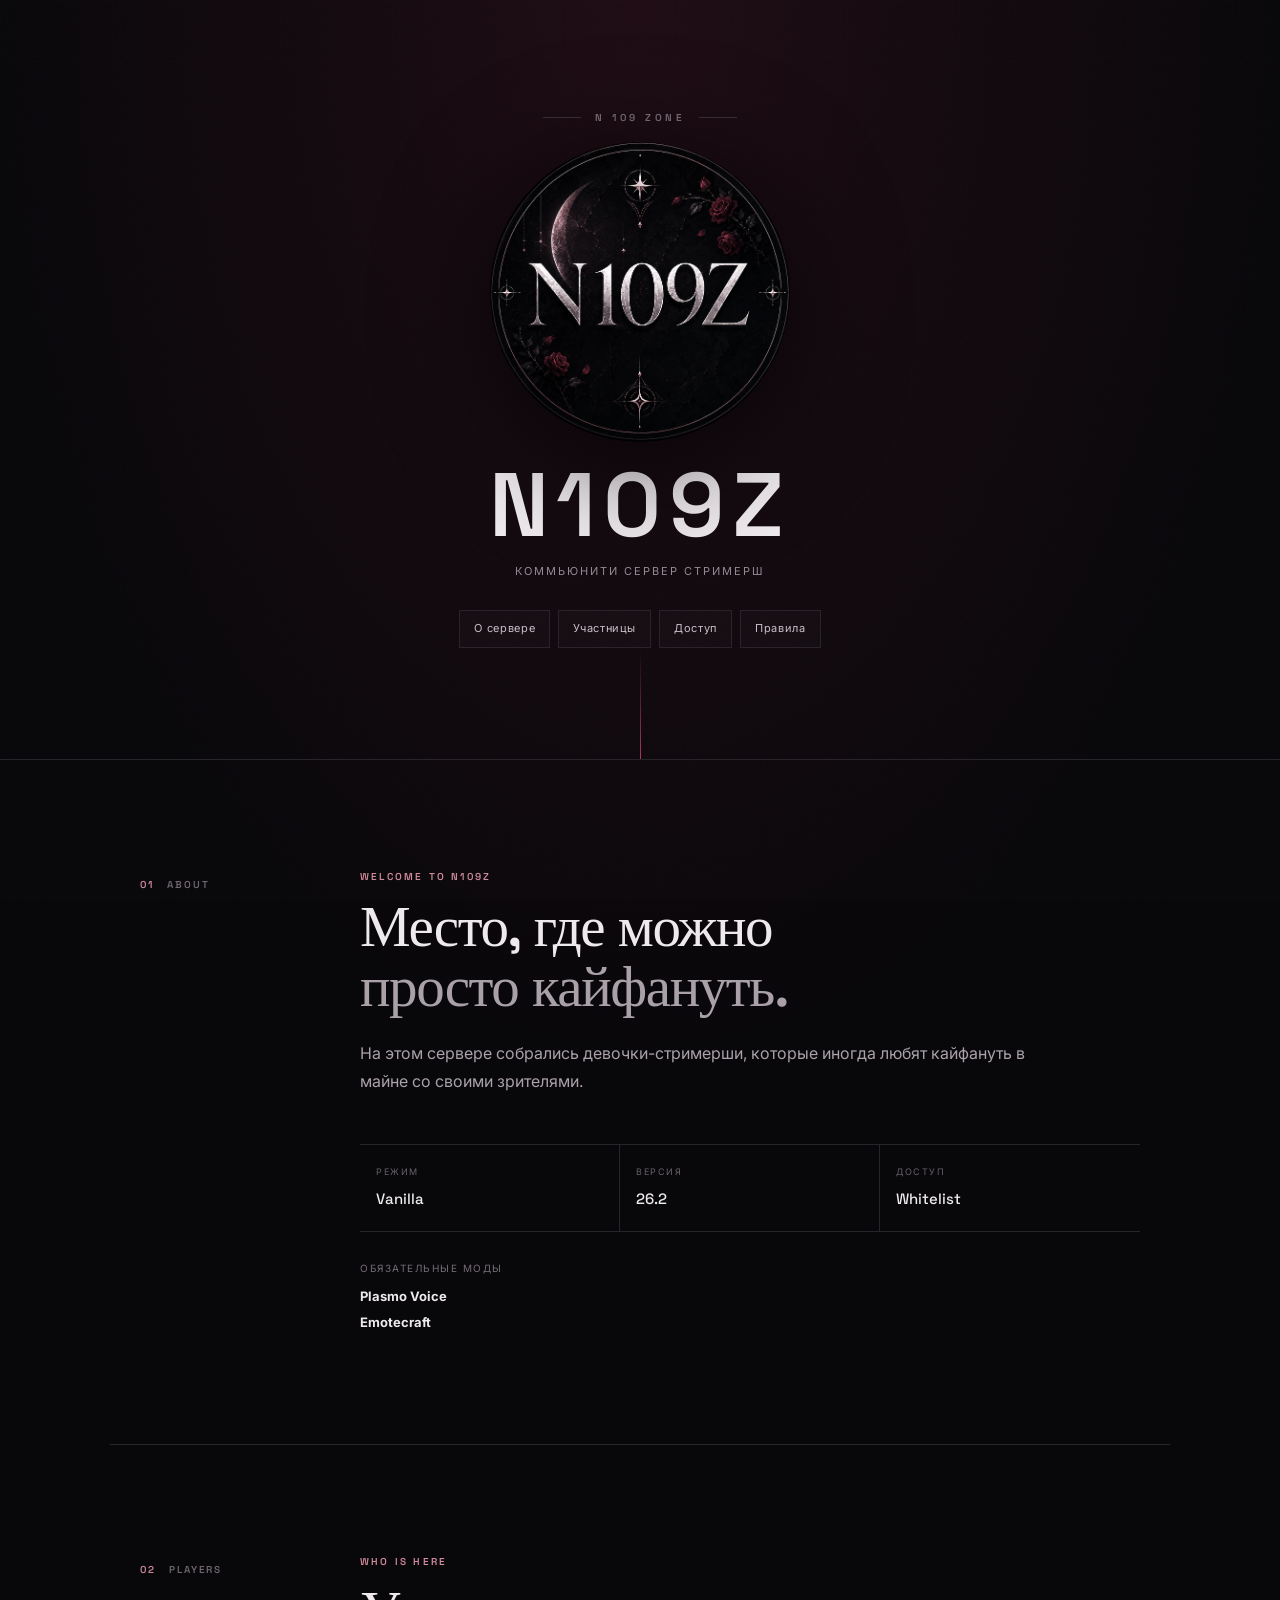
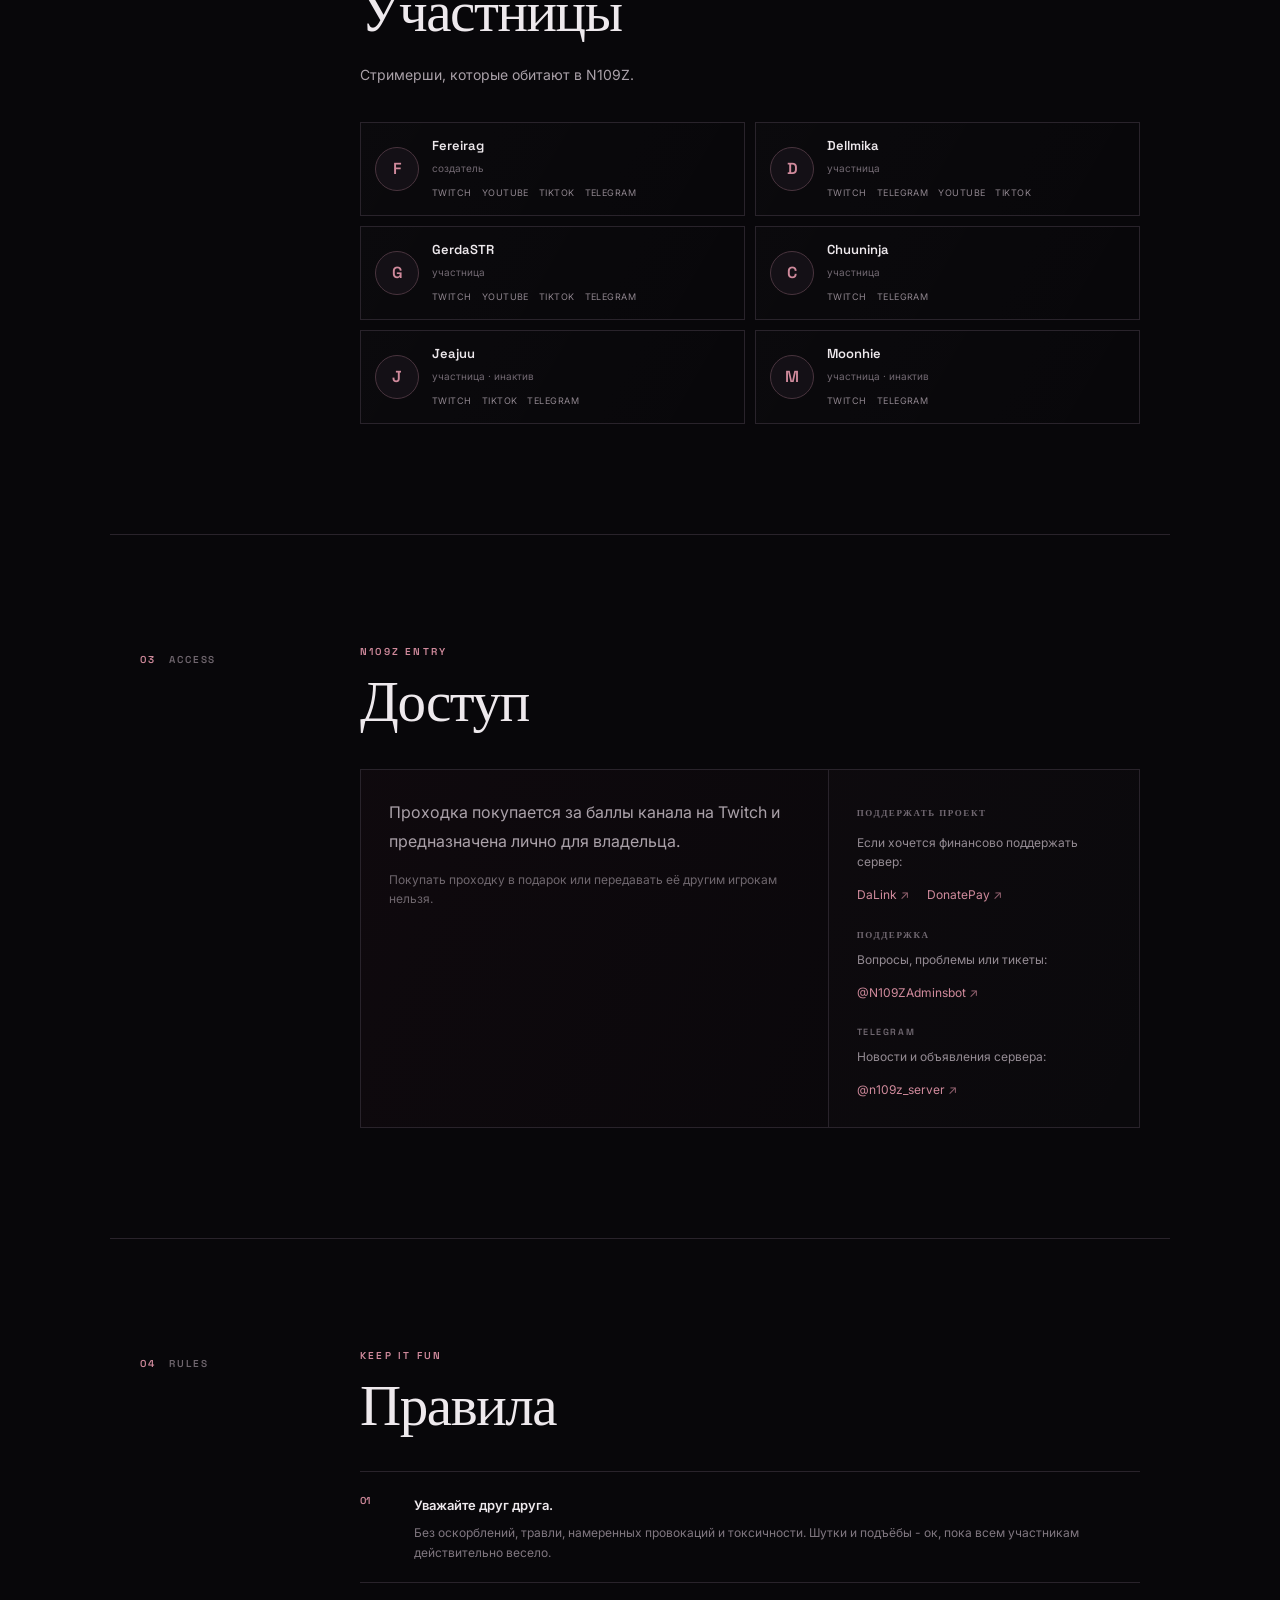
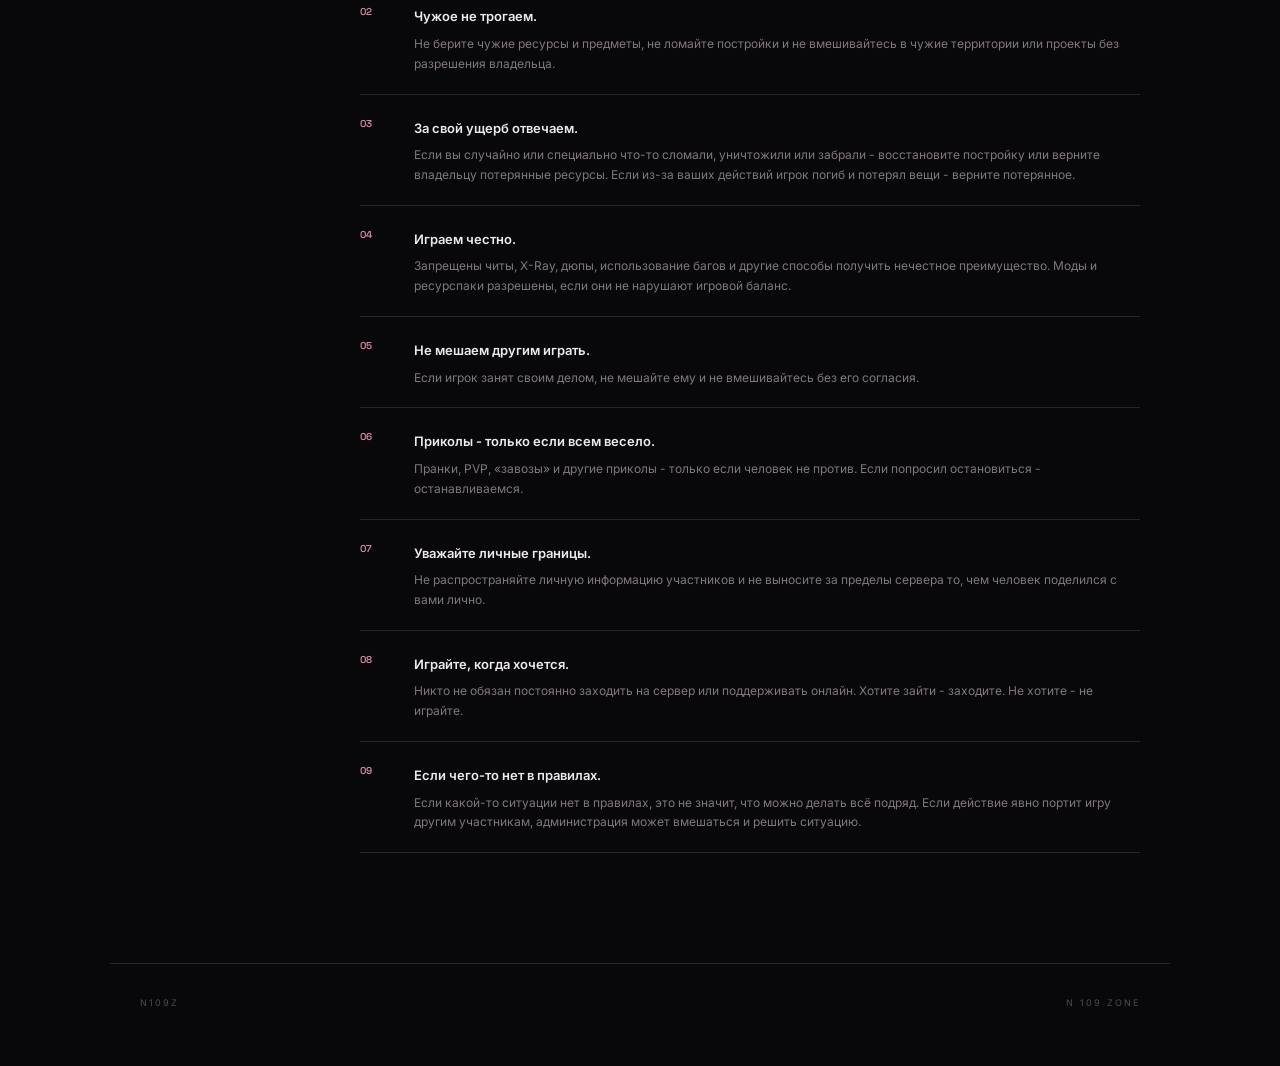
<file: index.html>
<!doctype html>
<html lang="ru">
<head>
  <meta charset="utf-8">
  <meta name="viewport" content="width=device-width, initial-scale=1">
  <title>N109Z</title>
  <meta name="description" content="N109Z — коммьюнити сервер стримерш.">
  <link rel="stylesheet" href="style.css">
</head>
<body>
  <div class="noise"></div>

  <header class="hero">
    <div class="hero-inner">
      <div class="hero-mark">
        <span class="mark-line"></span>
        <span>N 109 ZONE</span>
        <span class="mark-line"></span>
      </div>
      <img class="logo" src="logo.png" alt="N109Z">
      <h1>N109Z</h1>
      <p class="subtitle">коммьюнити сервер стримерш</p>

      <div class="hero-nav">
        <a href="#about">О сервере</a>
        <a href="#players">Участницы</a>
        <a href="#access">Доступ</a>
        <a href="#rules">Правила</a>
      </div>
    </div>
  </header>

  <main>
    <section id="about" class="section about-section">
      <div class="section-label"><span>01</span> ABOUT</div>
      <div class="section-body">
        <p class="kicker">WELCOME TO N109Z</p>
        <h2>Место, где можно<br><em>просто кайфануть.</em></h2>
        <p class="lead">На этом сервере собрались девочки-стримерши, которые иногда любят кайфануть в майне со своими зрителями.</p>

        <div class="facts">
          <div><small>РЕЖИМ</small><strong>Vanilla</strong></div>
          <div><small>ВЕРСИЯ</small><strong>26.2</strong></div>
          <div><small>ДОСТУП</small><strong>Whitelist</strong></div>
        </div>
        <div style="margin-top:28px;">
          <small style="display:block;color:#756c75;font-size:10px;letter-spacing:.15em;margin-bottom:7px;">ОБЯЗАТЕЛЬНЫЕ МОДЫ</small>
          <strong style="font-size:13px;">Plasmo Voice<br>Emotecraft</strong>
        </div>
      </div>
    </section>

    <section id="players" class="section">
      <div class="section-label"><span>02</span> PLAYERS</div>
      <div class="section-body">
        <p class="kicker">WHO IS HERE</p>
        <h2>Участницы</h2>
        <p class="lead compact">Стримерши, которые обитают в N109Z.</p>

        <div class="players">
          <article class="player">
            <div class="avatar"><span>F</span></div>
            <div class="player-info"><h3>Fereirag</h3><small>создатель</small></div>
            <div class="links">
              <a href="https://www.twitch.tv/fereirag" target="_blank" rel="noopener">Twitch</a>
              <a href="https://www.youtube.com/@FereiraG_" target="_blank" rel="noopener">YouTube</a>
              <a href="https://www.tiktok.com/@fereirag.tv" target="_blank" rel="noopener">TikTok</a>
              <a href="https://t.me/fereirag" target="_blank" rel="noopener">Telegram</a>
            </div>
          </article>

          <article class="player">
            <div class="avatar"><span>D</span></div>
            <div class="player-info"><h3>Dellmika</h3><small>участница</small></div>
            <div class="links">
              <a href="https://www.twitch.tv/dellmika" target="_blank" rel="noopener">Twitch</a>
              <a href="https://t.me/dellmikaa" target="_blank" rel="noopener">Telegram</a>
              <a href="https://www.youtube.com/@dellmikats" target="_blank" rel="noopener">YouTube</a>
              <a href="https://www.tiktok.com/@dellmika" target="_blank" rel="noopener">TikTok</a>
            </div>
          </article>

          <article class="player">
            <div class="avatar"><span>G</span></div>
            <div class="player-info"><h3>GerdaSTR</h3><small>участница</small></div>
            <div class="links">
              <a href="https://www.twitch.tv/gerdastr" target="_blank" rel="noopener">Twitch</a>
              <a href="https://www.youtube.com/channel/UCzVnWzvQkrIGUyaQmSfVFbQ" target="_blank" rel="noopener">YouTube</a>
              <a href="https://www.tiktok.com/@gerda_stream" target="_blank" rel="noopener">TikTok</a>
              <a href="https://t.me/gerdastr" target="_blank" rel="noopener">Telegram</a>
            </div>
          </article>

          <article class="player">
            <div class="avatar"><span>C</span></div>
            <div class="player-info"><h3>Chuuninja</h3><small>участница</small></div>
            <div class="links">
              <a href="https://www.twitch.tv/chuuninja" target="_blank" rel="noopener">Twitch</a>
              <a href="https://t.me/ChuuNinja" target="_blank" rel="noopener">Telegram</a>
            </div>
          </article>

          <article class="player">
            <div class="avatar"><span>J</span></div>
            <div class="player-info"><h3>Jeajuu</h3><small>участница · инактив</small></div>
            <div class="links">
              <a href="https://www.twitch.tv/jeajuu" target="_blank" rel="noopener">Twitch</a>
              <a href="https://www.tiktok.com/@_jeajuu_twitch_" target="_blank" rel="noopener">TikTok</a>
              <a href="https://t.me/jeajuu" target="_blank" rel="noopener">Telegram</a>
            </div>
          </article>

          <article class="player">
            <div class="avatar"><span>M</span></div>
            <div class="player-info"><h3>Moonhie</h3><small>участница · инактив</small></div>
            <div class="links">
              <a href="https://www.twitch.tv/moonhie" target="_blank" rel="noopener">Twitch</a>
              <a href="https://t.me/MoonhieHome" target="_blank" rel="noopener">Telegram</a>
            </div>
          </article>
        </div>
      </div>
    </section>

    <section id="access" class="section access-section">
      <div class="section-label"><span>03</span> ACCESS</div>
      <div class="section-body">
        <p class="kicker">N109Z ENTRY</p>
        <h2>Доступ</h2>
        <div class="access-grid">
          <div class="access-main">
            <p class="lead">Проходка покупается за баллы канала на Twitch и предназначена лично для владельца.</p>
            <p class="note">Покупать проходку в подарок или передавать её другим игрокам нельзя.</p>
          </div>
          <div class="support">
            <small>ПОДДЕРЖАТЬ ПРОЕКТ</small>
            <p>Если хочется финансово поддержать сервер:</p>
            <div class="support-links">
              <a href="https://dalink.to/fereirag" target="_blank" rel="noopener">DaLink <span>↗</span></a>
              <a href="https://new.donatepay.ru/@Fereirag" target="_blank" rel="noopener">DonatePay <span>↗</span></a>
            </div>
            <small style="display:block;margin-top:24px;">ПОДДЕРЖКА</small>
            <p>Вопросы, проблемы или тикеты:</p>
            <div class="support-links">
              <a href="https://t.me/N109ZAdminsbot" target="_blank" rel="noopener">@N109ZAdminsbot <span>↗</span></a>
            </div>
            <small style="display:block;margin-top:24px;">TELEGRAM</small>
            <p>Новости и объявления сервера:</p>
            <div class="support-links">
              <a href="https://t.me/n109z_server" target="_blank" rel="noopener">@n109z_server <span>↗</span></a>
            </div>
          </div>
        </div>
      </div>
    </section>

    <section id="rules" class="section rules-section">
      <div class="section-label"><span>04</span> RULES</div>
      <div class="section-body">
        <p class="kicker">KEEP IT FUN</p>
        <h2>Правила</h2>
        <div class="rules">
          <div class="rule"><b>01</b><div><strong>Уважайте друг друга.</strong><p>Без оскорблений, травли, намеренных провокаций и токсичности. Шутки и подъёбы - ок, пока всем участникам действительно весело.</p></div></div>
          <div class="rule"><b>02</b><div><strong>Чужое не трогаем.</strong><p>Не берите чужие ресурсы и предметы, не ломайте постройки и не вмешивайтесь в чужие территории или проекты без разрешения владельца.</p></div></div>
          <div class="rule"><b>03</b><div><strong>За свой ущерб отвечаем.</strong><p>Если вы случайно или специально что-то сломали, уничтожили или забрали - восстановите постройку или верните владельцу потерянные ресурсы. Если из-за ваших действий игрок погиб и потерял вещи - верните потерянное.</p></div></div>
          <div class="rule"><b>04</b><div><strong>Играем честно.</strong><p>Запрещены читы, X-Ray, дюпы, использование багов и другие способы получить нечестное преимущество. Моды и ресурспаки разрешены, если они не нарушают игровой баланс.</p></div></div>
          <div class="rule"><b>05</b><div><strong>Не мешаем другим играть.</strong><p>Если игрок занят своим делом, не мешайте ему и не вмешивайтесь без его согласия.</p></div></div>
          <div class="rule"><b>06</b><div><strong>Приколы - только если всем весело.</strong><p>Пранки, PVP, «завозы» и другие приколы - только если человек не против. Если попросил остановиться - останавливаемся.</p></div></div>
          <div class="rule"><b>07</b><div><strong>Уважайте личные границы.</strong><p>Не распространяйте личную информацию участников и не выносите за пределы сервера то, чем человек поделился с вами лично.</p></div></div>
          <div class="rule"><b>08</b><div><strong>Играйте, когда хочется.</strong><p>Никто не обязан постоянно заходить на сервер или поддерживать онлайн. Хотите зайти - заходите. Не хотите - не играйте.</p></div></div>
          <div class="rule"><b>09</b><div><strong>Если чего-то нет в правилах.</strong><p>Если какой-то ситуации нет в правилах, это не значит, что можно делать всё подряд. Если действие явно портит игру другим участникам, администрация может вмешаться и решить ситуацию.</p></div></div>
        </div>
      </div>
    </section>
  </main>

  <footer><span>N109Z</span><span>N 109 ZONE</span></footer>
</body>
</html>
</file>
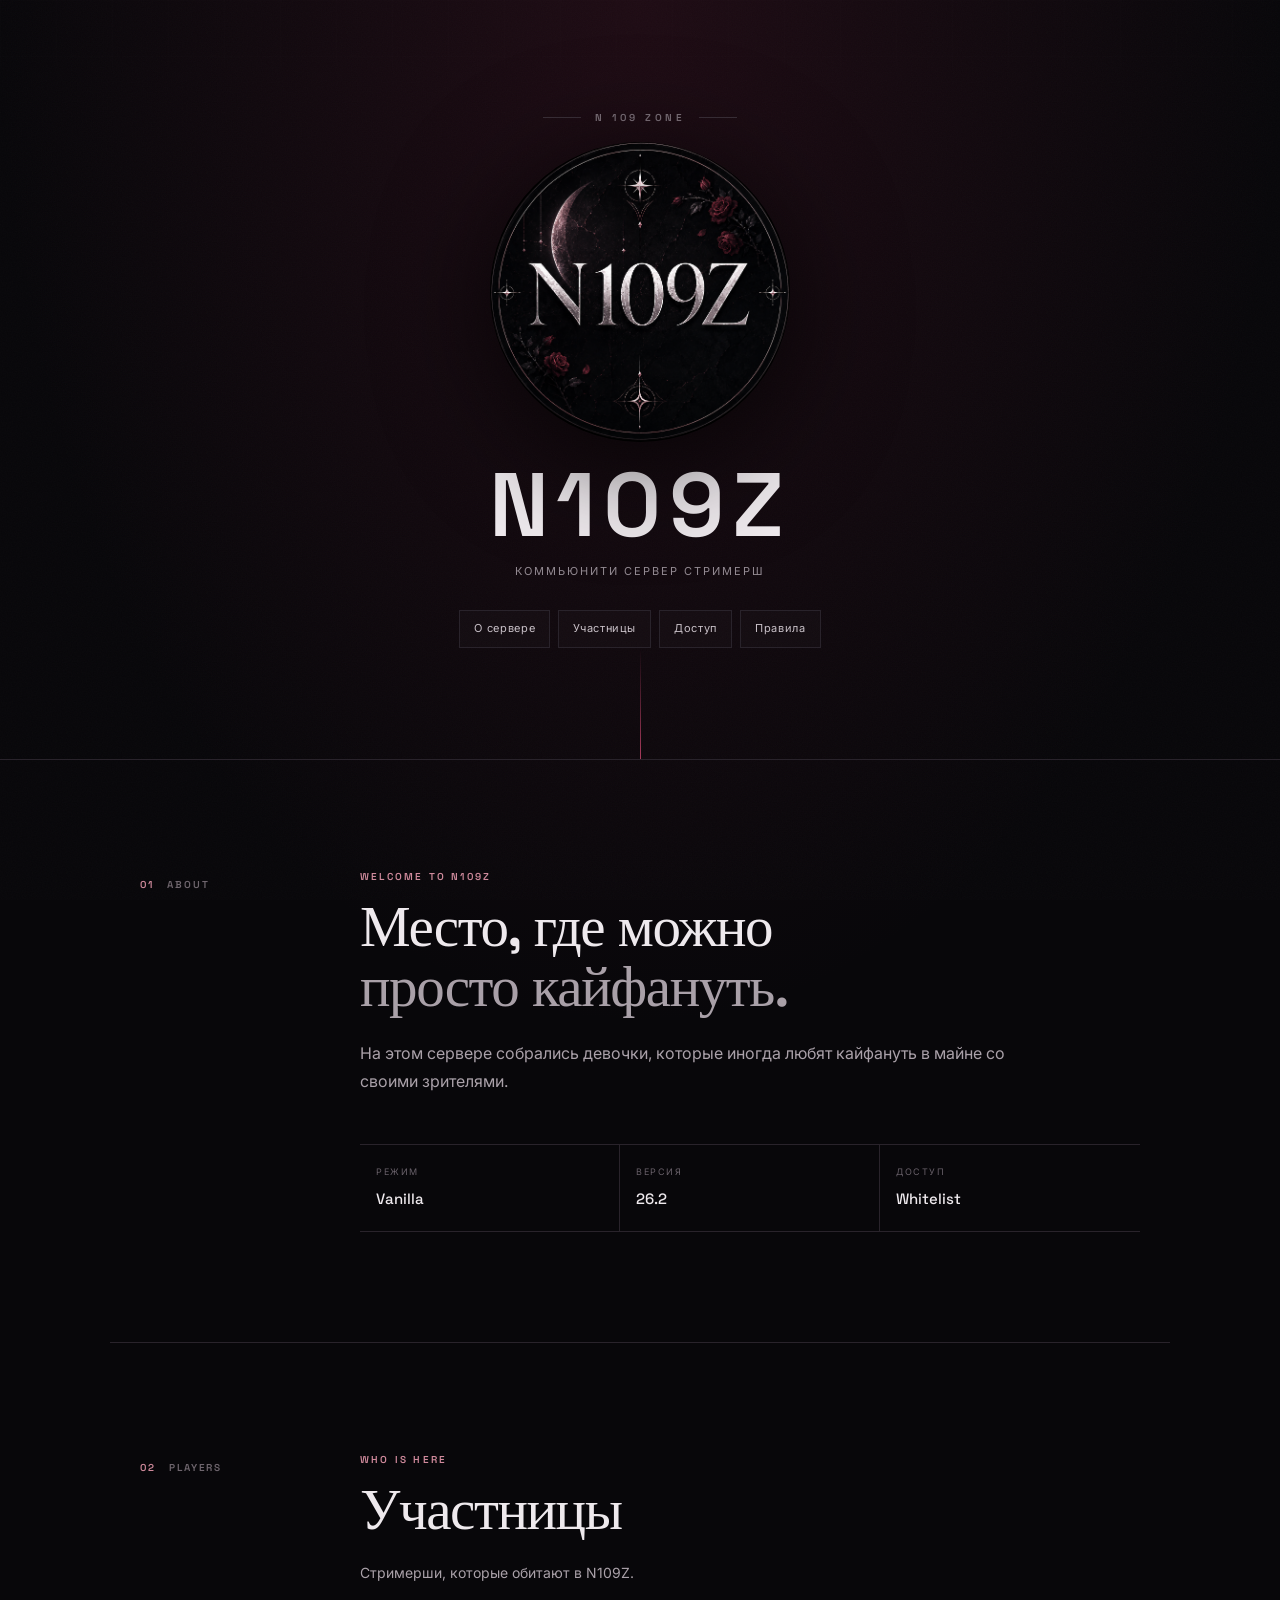
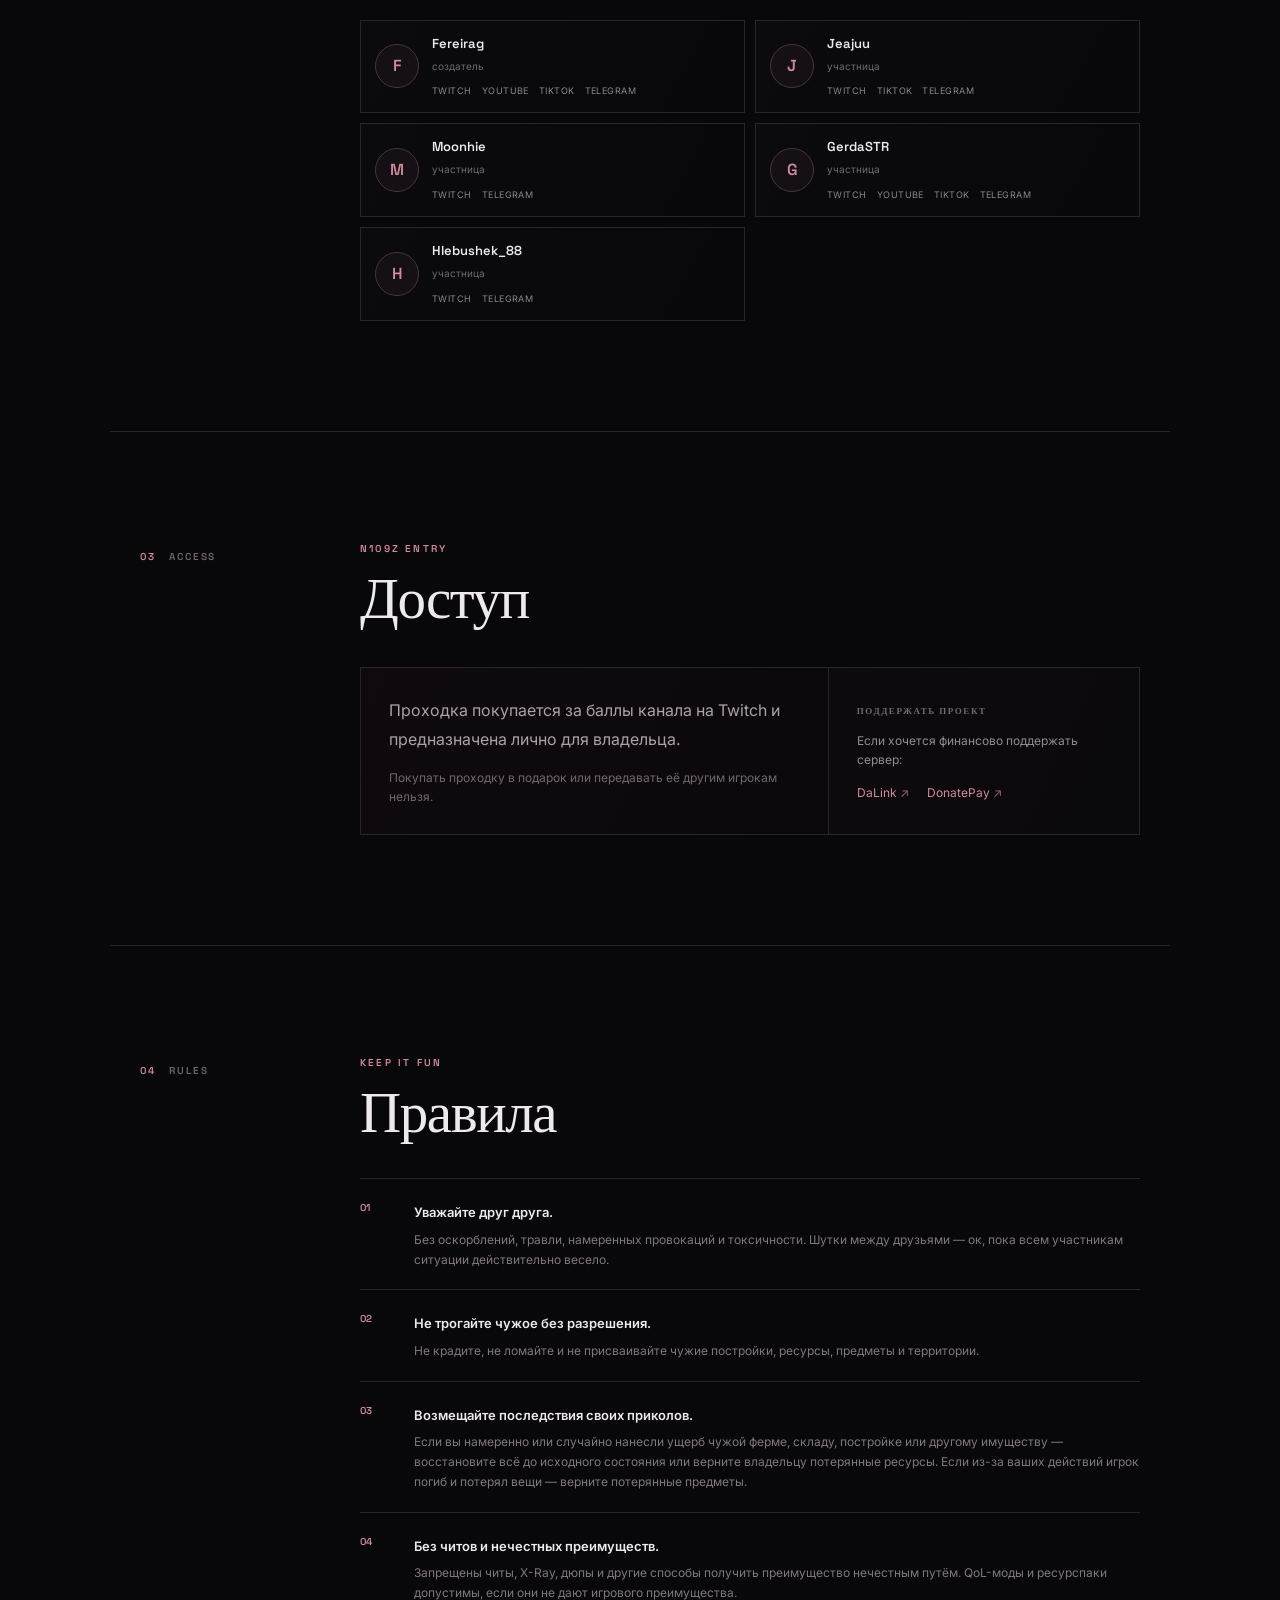
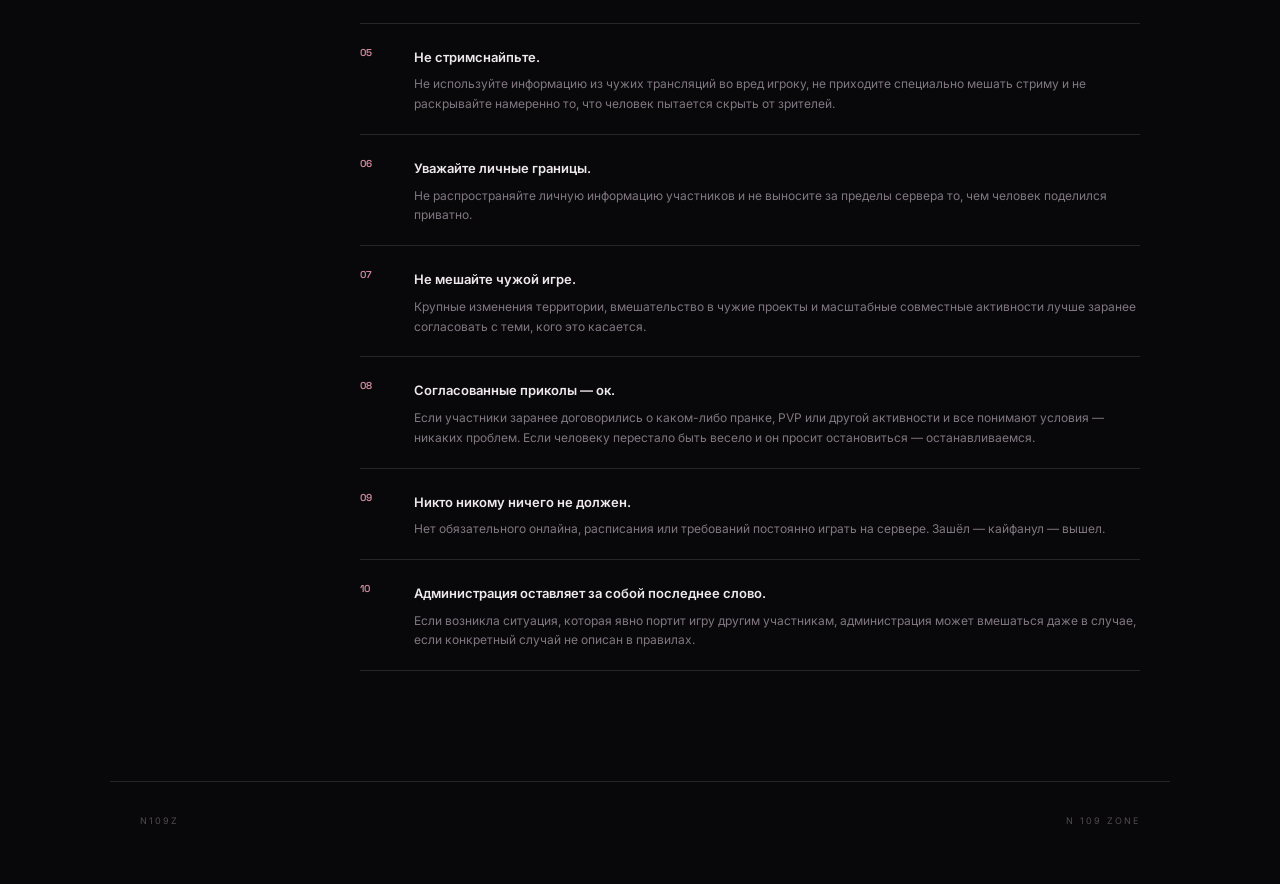
<file: index_N109Z_without_Nessa.html>
<!doctype html>
<html lang="ru">
<head>
  <meta charset="utf-8">
  <meta name="viewport" content="width=device-width, initial-scale=1">
  <title>N109Z — N 109 Zone</title>
  <meta name="description" content="N109Z — коммьюнити сервер стримерш.">
  <link rel="stylesheet" href="style.css">
</head>
<body>
  <div class="noise"></div>

  <header class="hero">
    <div class="hero-inner">
      <div class="hero-mark">
        <span class="mark-line"></span>
        <span>N 109 ZONE</span>
        <span class="mark-line"></span>
      </div>
      <img class="logo" src="logo.png" alt="N109Z">
      <h1>N109Z</h1>
      <p class="subtitle">коммьюнити сервер стримерш</p>

      <div class="hero-nav">
        <a href="#about">О сервере</a>
        <a href="#players">Участницы</a>
        <a href="#access">Доступ</a>
        <a href="#rules">Правила</a>
      </div>
    </div>
  </header>

  <main>
    <section id="about" class="section about-section">
      <div class="section-label"><span>01</span> ABOUT</div>
      <div class="section-body">
        <p class="kicker">WELCOME TO N109Z</p>
        <h2>Место, где можно<br><em>просто кайфануть.</em></h2>
        <p class="lead">На этом сервере собрались девочки, которые иногда любят кайфануть в майне со своими зрителями.</p>

        <div class="facts">
          <div><small>РЕЖИМ</small><strong>Vanilla</strong></div>
          <div><small>ВЕРСИЯ</small><strong>26.2</strong></div>
          <div><small>ДОСТУП</small><strong>Whitelist</strong></div>
        </div>
      </div>
    </section>

    <section id="players" class="section">
      <div class="section-label"><span>02</span> PLAYERS</div>
      <div class="section-body">
        <p class="kicker">WHO IS HERE</p>
        <h2>Участницы</h2>
        <p class="lead compact">Стримерши, которые обитают в N109Z.</p>

        <div class="players">
          <article class="player">
            <div class="avatar"><span>F</span></div>
            <div class="player-info"><h3>Fereirag</h3><small>создатель</small></div>
            <div class="links">
              <a href="https://www.twitch.tv/fereirag" target="_blank" rel="noopener">Twitch</a>
              <a href="https://www.youtube.com/@FereiraG_" target="_blank" rel="noopener">YouTube</a>
              <a href="https://www.tiktok.com/@fereirag.tv" target="_blank" rel="noopener">TikTok</a>
              <a href="https://t.me/fereirag" target="_blank" rel="noopener">Telegram</a>
            </div>
          </article>

          <article class="player">
            <div class="avatar"><span>J</span></div>
            <div class="player-info"><h3>Jeajuu</h3><small>участница</small></div>
            <div class="links">
              <a href="https://www.twitch.tv/jeajuu" target="_blank" rel="noopener">Twitch</a>
              <a href="https://www.tiktok.com/@_jeajuu_twitch_" target="_blank" rel="noopener">TikTok</a>
              <a href="https://t.me/jeajuu" target="_blank" rel="noopener">Telegram</a>
            </div>
          </article>

          <article class="player">
            <div class="avatar"><span>M</span></div>
            <div class="player-info"><h3>Moonhie</h3><small>участница</small></div>
            <div class="links">
              <a href="https://www.twitch.tv/moonhie" target="_blank" rel="noopener">Twitch</a>
              <a href="https://t.me/MoonhieHome" target="_blank" rel="noopener">Telegram</a>
            </div>
          </article>

          <article class="player">
            <div class="avatar"><span>G</span></div>
            <div class="player-info"><h3>GerdaSTR</h3><small>участница</small></div>
            <div class="links">
              <a href="https://www.twitch.tv/gerdastr" target="_blank" rel="noopener">Twitch</a>
              <a href="https://www.youtube.com/channel/UCzVnWzvQkrIGUyaQmSfVFbQ" target="_blank" rel="noopener">YouTube</a>
              <a href="https://www.tiktok.com/@gerda_stream" target="_blank" rel="noopener">TikTok</a>
              <a href="https://t.me/gerdastr" target="_blank" rel="noopener">Telegram</a>
            </div>
          </article>


          <article class="player">
            <div class="avatar"><span>H</span></div>
            <div class="player-info"><h3>Hlebushek_88</h3><small>участница</small></div>
            <div class="links">
              <a href="https://www.twitch.tv/hlebushek_88" target="_blank" rel="noopener">Twitch</a>
              <a href="https://t.me/+lnAV3Qw2bgcyMjA0" target="_blank" rel="noopener">Telegram</a>
            </div>
          </article>
        </div>
      </div>
    </section>

    <section id="access" class="section access-section">
      <div class="section-label"><span>03</span> ACCESS</div>
      <div class="section-body">
        <p class="kicker">N109Z ENTRY</p>
        <h2>Доступ</h2>
        <div class="access-grid">
          <div class="access-main">
            <p class="lead">Проходка покупается за баллы канала на Twitch и предназначена лично для владельца.</p>
            <p class="note">Покупать проходку в подарок или передавать её другим игрокам нельзя.</p>
          </div>
          <div class="support">
            <small>ПОДДЕРЖАТЬ ПРОЕКТ</small>
            <p>Если хочется финансово поддержать сервер:</p>
            <div class="support-links">
              <a href="https://dalink.to/fereirag" target="_blank" rel="noopener">DaLink <span>↗</span></a>
              <a href="https://new.donatepay.ru/@Fereirag" target="_blank" rel="noopener">DonatePay <span>↗</span></a>
            </div>
          </div>
        </div>
      </div>
    </section>

    <section id="rules" class="section rules-section">
      <div class="section-label"><span>04</span> RULES</div>
      <div class="section-body">
        <p class="kicker">KEEP IT FUN</p>
        <h2>Правила</h2>
        <div class="rules">
          <div class="rule"><b>01</b><div><strong>Уважайте друг друга.</strong><p>Без оскорблений, травли, намеренных провокаций и токсичности. Шутки между друзьями — ок, пока всем участникам ситуации действительно весело.</p></div></div>
          <div class="rule"><b>02</b><div><strong>Не трогайте чужое без разрешения.</strong><p>Не крадите, не ломайте и не присваивайте чужие постройки, ресурсы, предметы и территории.</p></div></div>
          <div class="rule"><b>03</b><div><strong>Возмещайте последствия своих приколов.</strong><p>Если вы намеренно или случайно нанесли ущерб чужой ферме, складу, постройке или другому имуществу — восстановите всё до исходного состояния или верните владельцу потерянные ресурсы. Если из-за ваших действий игрок погиб и потерял вещи — верните потерянные предметы.</p></div></div>
          <div class="rule"><b>04</b><div><strong>Без читов и нечестных преимуществ.</strong><p>Запрещены читы, X-Ray, дюпы и другие способы получить преимущество нечестным путём. QoL-моды и ресурспаки допустимы, если они не дают игрового преимущества.</p></div></div>
          <div class="rule"><b>05</b><div><strong>Не стримснайпьте.</strong><p>Не используйте информацию из чужих трансляций во вред игроку, не приходите специально мешать стриму и не раскрывайте намеренно то, что человек пытается скрыть от зрителей.</p></div></div>
          <div class="rule"><b>06</b><div><strong>Уважайте личные границы.</strong><p>Не распространяйте личную информацию участников и не выносите за пределы сервера то, чем человек поделился приватно.</p></div></div>
          <div class="rule"><b>07</b><div><strong>Не мешайте чужой игре.</strong><p>Крупные изменения территории, вмешательство в чужие проекты и масштабные совместные активности лучше заранее согласовать с теми, кого это касается.</p></div></div>
          <div class="rule"><b>08</b><div><strong>Согласованные приколы — ок.</strong><p>Если участники заранее договорились о каком-либо пранке, PVP или другой активности и все понимают условия — никаких проблем. Если человеку перестало быть весело и он просит остановиться — останавливаемся.</p></div></div>
          <div class="rule"><b>09</b><div><strong>Никто никому ничего не должен.</strong><p>Нет обязательного онлайна, расписания или требований постоянно играть на сервере. Зашёл — кайфанул — вышел.</p></div></div>
          <div class="rule"><b>10</b><div><strong>Администрация оставляет за собой последнее слово.</strong><p>Если возникла ситуация, которая явно портит игру другим участникам, администрация может вмешаться даже в случае, если конкретный случай не описан в правилах.</p></div></div>
        </div>
      </div>
    </section>
  </main>

  <footer><span>N109Z</span><span>N 109 ZONE</span></footer>
</body>
</html>
</file>
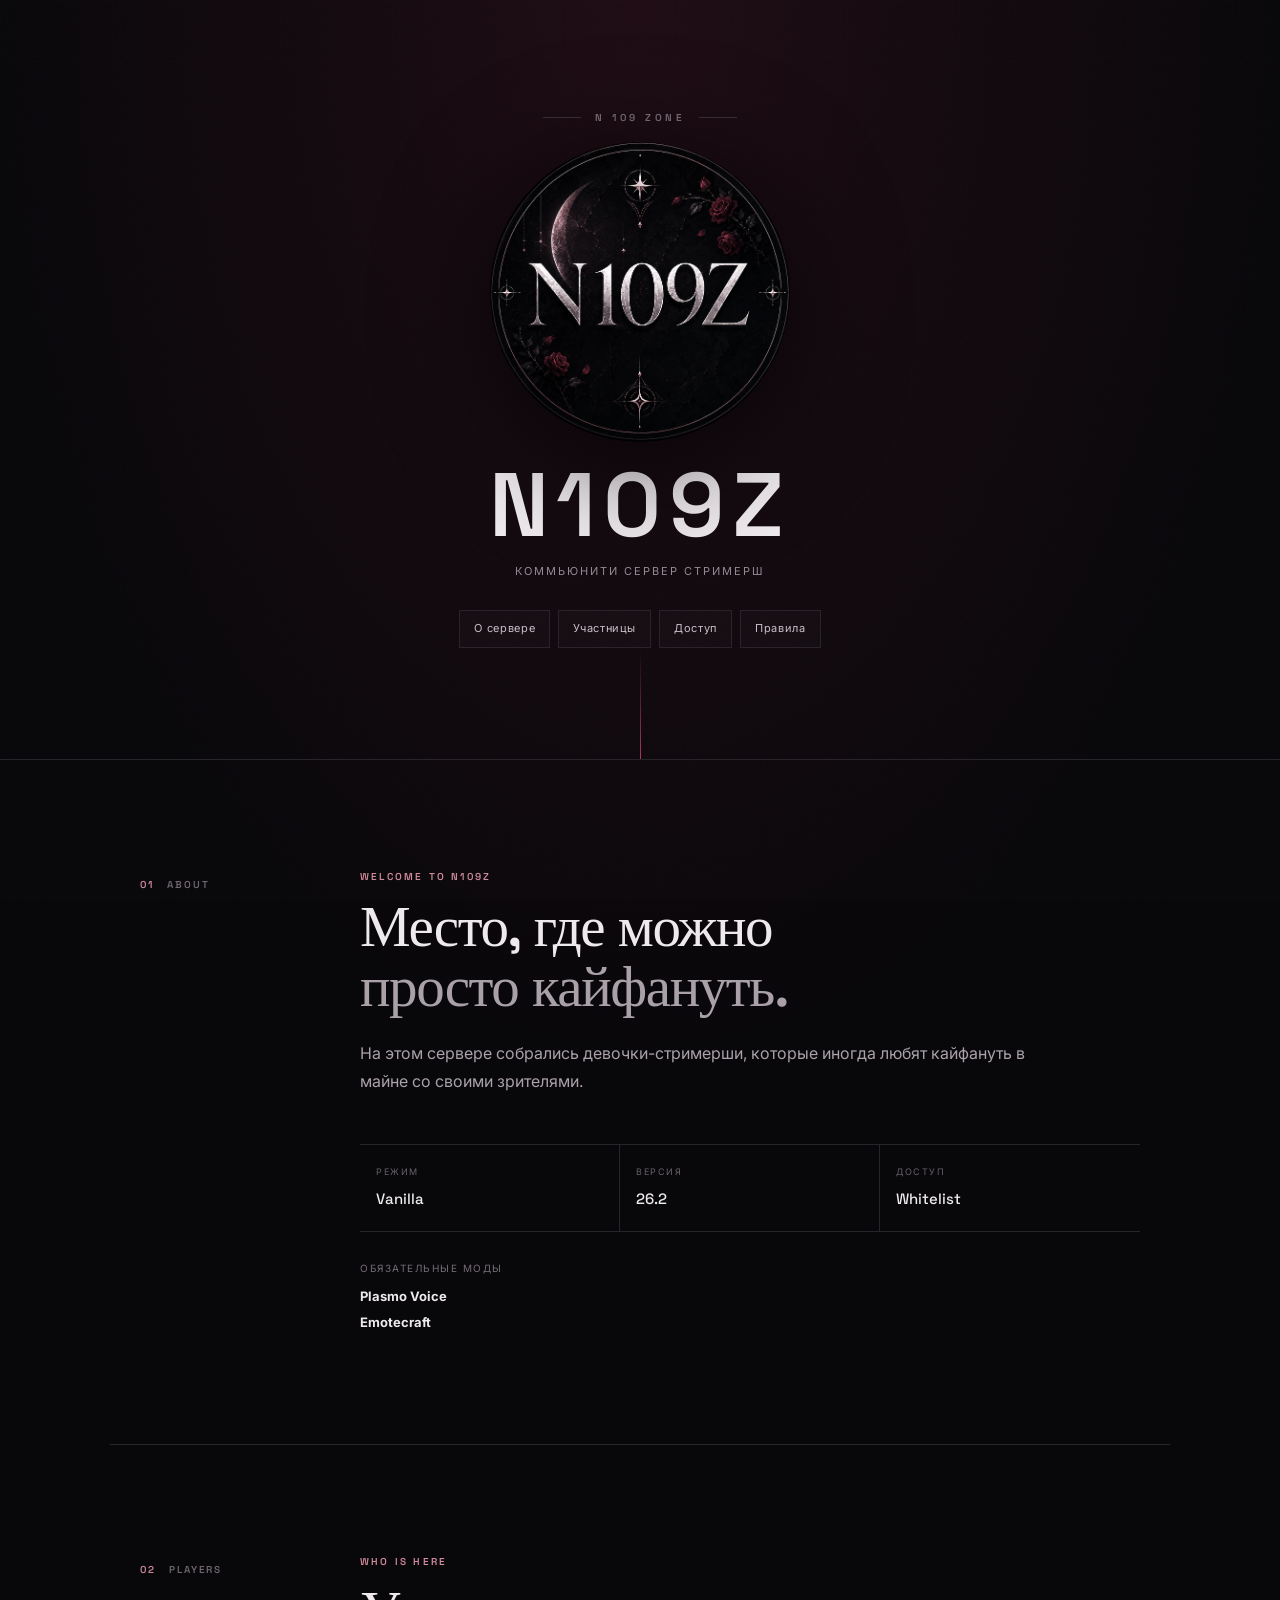
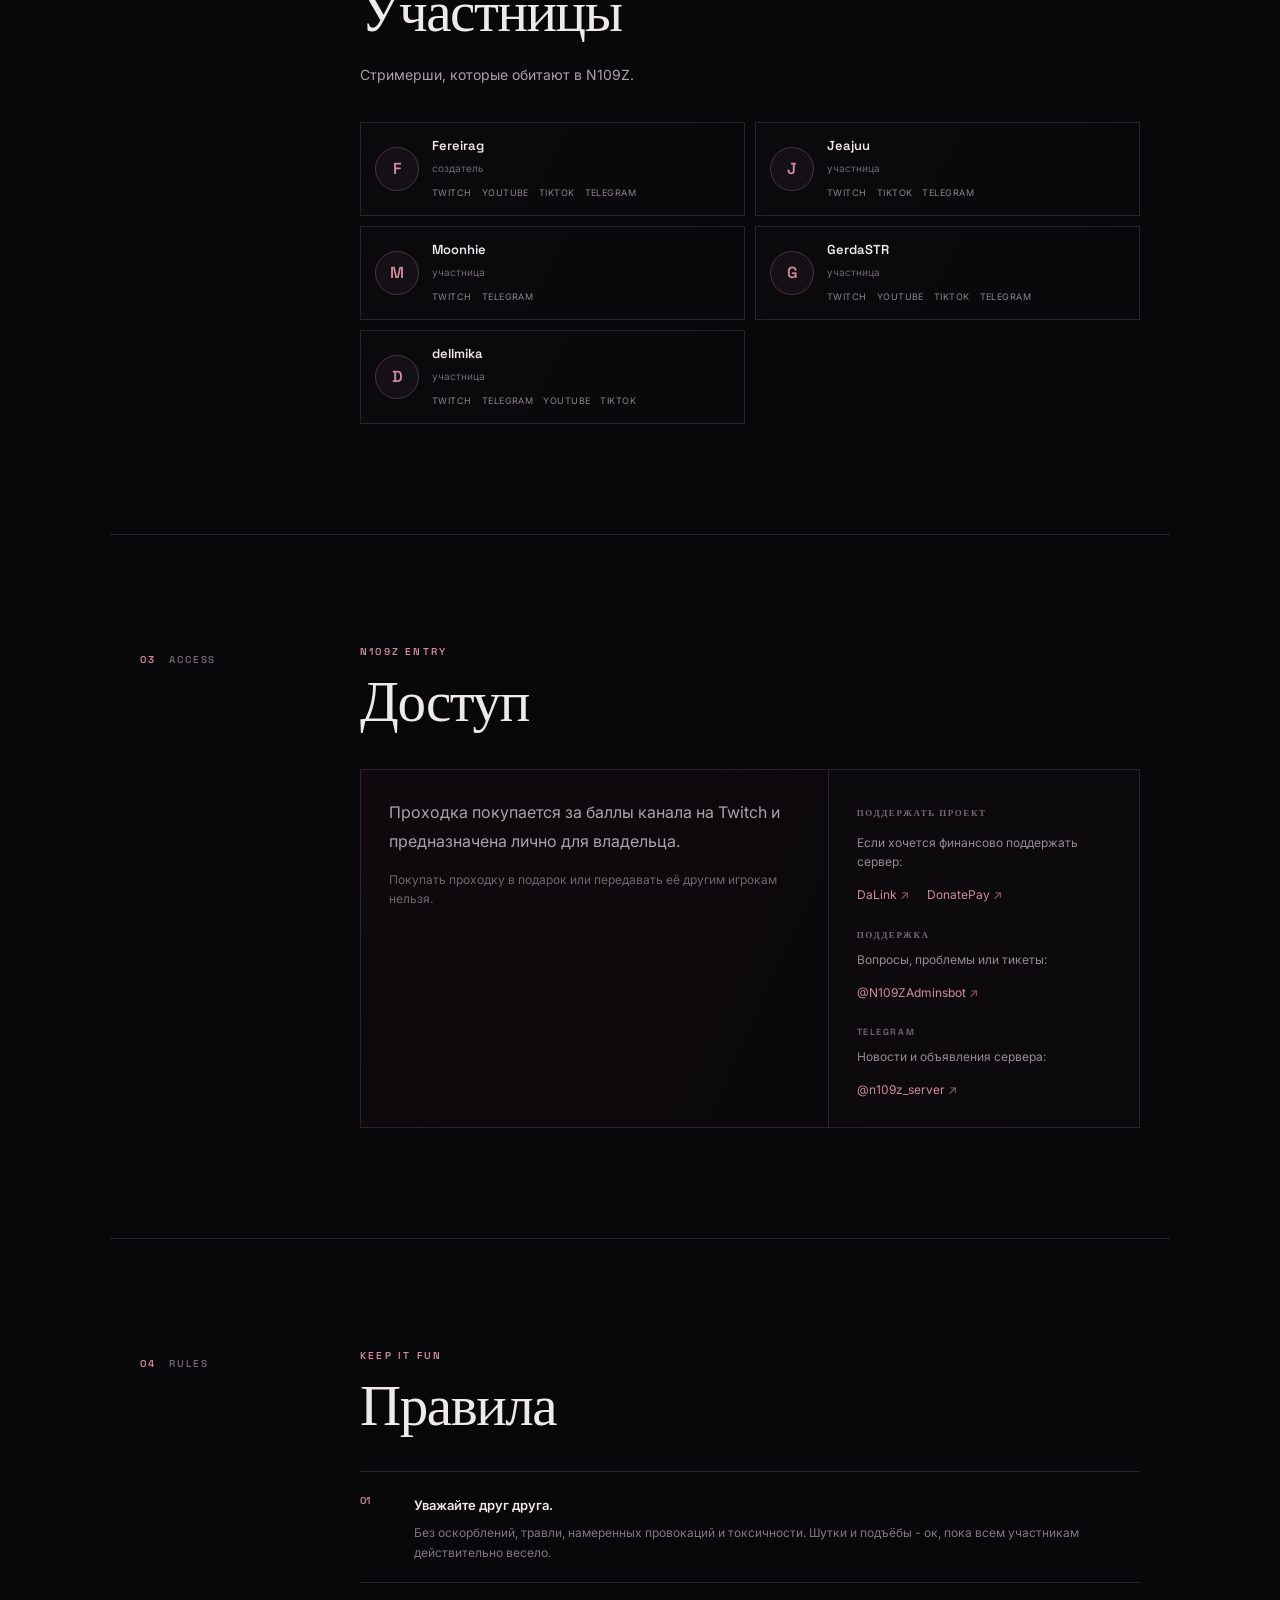
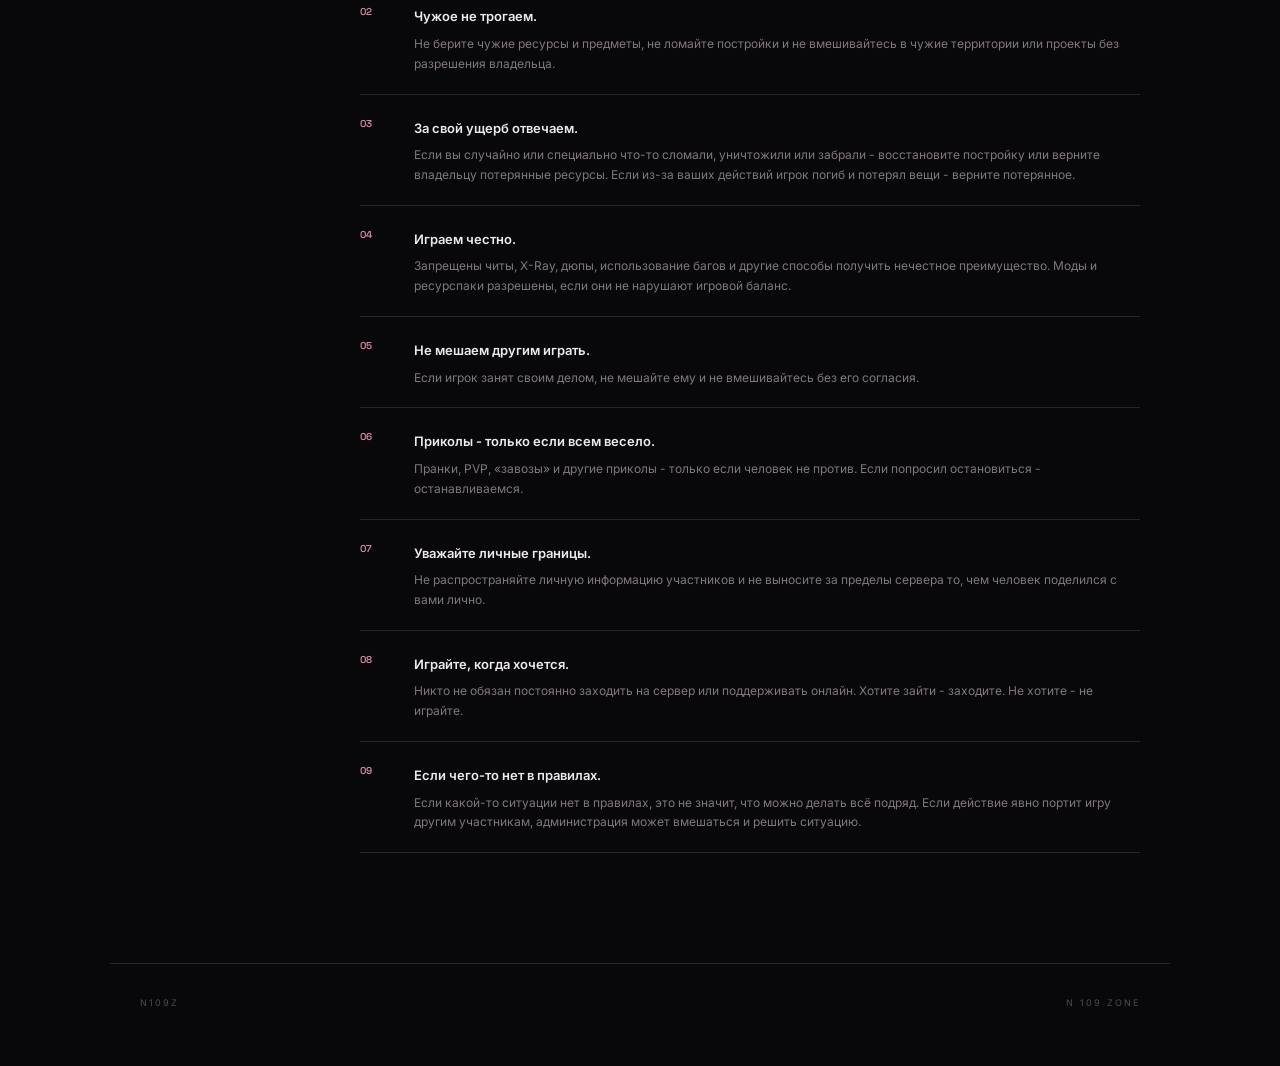
<file: N109Z_index_final_fixed.html>
<!doctype html>
<html lang="ru">
<head>
  <meta charset="utf-8">
  <meta name="viewport" content="width=device-width, initial-scale=1">
  <title>N109Z</title>
  <meta name="description" content="N109Z — коммьюнити сервер стримерш.">
  <link rel="stylesheet" href="style.css">
</head>
<body>
  <div class="noise"></div>

  <header class="hero">
    <div class="hero-inner">
      <div class="hero-mark">
        <span class="mark-line"></span>
        <span>N 109 ZONE</span>
        <span class="mark-line"></span>
      </div>
      <img class="logo" src="logo.png" alt="N109Z">
      <h1>N109Z</h1>
      <p class="subtitle">коммьюнити сервер стримерш</p>

      <div class="hero-nav">
        <a href="#about">О сервере</a>
        <a href="#players">Участницы</a>
        <a href="#access">Доступ</a>
        <a href="#rules">Правила</a>
      </div>
    </div>
  </header>

  <main>
    <section id="about" class="section about-section">
      <div class="section-label"><span>01</span> ABOUT</div>
      <div class="section-body">
        <p class="kicker">WELCOME TO N109Z</p>
        <h2>Место, где можно<br><em>просто кайфануть.</em></h2>
        <p class="lead">На этом сервере собрались девочки-стримерши, которые иногда любят кайфануть в майне со своими зрителями.</p>

        <div class="facts">
          <div><small>РЕЖИМ</small><strong>Vanilla</strong></div>
          <div><small>ВЕРСИЯ</small><strong>26.2</strong></div>
          <div><small>ДОСТУП</small><strong>Whitelist</strong></div>
        </div>
        <div style="margin-top:28px;">
          <small style="display:block;color:#756c75;font-size:10px;letter-spacing:.15em;margin-bottom:7px;">ОБЯЗАТЕЛЬНЫЕ МОДЫ</small>
          <strong style="font-size:13px;">Plasmo Voice<br>Emotecraft</strong>
        </div>
      </div>
    </section>

    <section id="players" class="section">
      <div class="section-label"><span>02</span> PLAYERS</div>
      <div class="section-body">
        <p class="kicker">WHO IS HERE</p>
        <h2>Участницы</h2>
        <p class="lead compact">Стримерши, которые обитают в N109Z.</p>

        <div class="players">
          <article class="player">
            <div class="avatar"><span>F</span></div>
            <div class="player-info"><h3>Fereirag</h3><small>создатель</small></div>
            <div class="links">
              <a href="https://www.twitch.tv/fereirag" target="_blank" rel="noopener">Twitch</a>
              <a href="https://www.youtube.com/@FereiraG_" target="_blank" rel="noopener">YouTube</a>
              <a href="https://www.tiktok.com/@fereirag.tv" target="_blank" rel="noopener">TikTok</a>
              <a href="https://t.me/fereirag" target="_blank" rel="noopener">Telegram</a>
            </div>
          </article>

          <article class="player">
            <div class="avatar"><span>J</span></div>
            <div class="player-info"><h3>Jeajuu</h3><small>участница</small></div>
            <div class="links">
              <a href="https://www.twitch.tv/jeajuu" target="_blank" rel="noopener">Twitch</a>
              <a href="https://www.tiktok.com/@_jeajuu_twitch_" target="_blank" rel="noopener">TikTok</a>
              <a href="https://t.me/jeajuu" target="_blank" rel="noopener">Telegram</a>
            </div>
          </article>

          <article class="player">
            <div class="avatar"><span>M</span></div>
            <div class="player-info"><h3>Moonhie</h3><small>участница</small></div>
            <div class="links">
              <a href="https://www.twitch.tv/moonhie" target="_blank" rel="noopener">Twitch</a>
              <a href="https://t.me/MoonhieHome" target="_blank" rel="noopener">Telegram</a>
            </div>
          </article>

          <article class="player">
            <div class="avatar"><span>G</span></div>
            <div class="player-info"><h3>GerdaSTR</h3><small>участница</small></div>
            <div class="links">
              <a href="https://www.twitch.tv/gerdastr" target="_blank" rel="noopener">Twitch</a>
              <a href="https://www.youtube.com/channel/UCzVnWzvQkrIGUyaQmSfVFbQ" target="_blank" rel="noopener">YouTube</a>
              <a href="https://www.tiktok.com/@gerda_stream" target="_blank" rel="noopener">TikTok</a>
              <a href="https://t.me/gerdastr" target="_blank" rel="noopener">Telegram</a>
            </div>
          </article>


          <article class="player">
            <div class="avatar"><span>D</span></div>
            <div class="player-info"><h3>dellmika</h3><small>участница</small></div>
            <div class="links">
              <a href="https://www.twitch.tv/dellmika" target="_blank" rel="noopener">Twitch</a>
              <a href="https://t.me/dellmikaa" target="_blank" rel="noopener">Telegram</a>
              <a href="https://www.youtube.com/@dellmikats" target="_blank" rel="noopener">YouTube</a>
              <a href="https://www.tiktok.com/@dellmika" target="_blank" rel="noopener">TikTok</a>
            </div>
          </article>
        </div>
      </div>
    </section>

    <section id="access" class="section access-section">
      <div class="section-label"><span>03</span> ACCESS</div>
      <div class="section-body">
        <p class="kicker">N109Z ENTRY</p>
        <h2>Доступ</h2>
        <div class="access-grid">
          <div class="access-main">
            <p class="lead">Проходка покупается за баллы канала на Twitch и предназначена лично для владельца.</p>
            <p class="note">Покупать проходку в подарок или передавать её другим игрокам нельзя.</p>
          </div>
          <div class="support">
            <small>ПОДДЕРЖАТЬ ПРОЕКТ</small>
            <p>Если хочется финансово поддержать сервер:</p>
            <div class="support-links">
              <a href="https://dalink.to/fereirag" target="_blank" rel="noopener">DaLink <span>↗</span></a>
              <a href="https://new.donatepay.ru/@Fereirag" target="_blank" rel="noopener">DonatePay <span>↗</span></a>
            </div>
            <small style="display:block;margin-top:24px;">ПОДДЕРЖКА</small>
            <p>Вопросы, проблемы или тикеты:</p>
            <div class="support-links">
              <a href="https://t.me/N109ZAdminsbot" target="_blank" rel="noopener">@N109ZAdminsbot <span>↗</span></a>
            </div>
            <small style="display:block;margin-top:24px;">TELEGRAM</small>
            <p>Новости и объявления сервера:</p>
            <div class="support-links">
              <a href="https://t.me/n109z_server" target="_blank" rel="noopener">@n109z_server <span>↗</span></a>
            </div>
          </div>
        </div>
      </div>
    </section>

    <section id="rules" class="section rules-section">
      <div class="section-label"><span>04</span> RULES</div>
      <div class="section-body">
        <p class="kicker">KEEP IT FUN</p>
        <h2>Правила</h2>
        <div class="rules">
          <div class="rule"><b>01</b><div><strong>Уважайте друг друга.</strong><p>Без оскорблений, травли, намеренных провокаций и токсичности. Шутки и подъёбы - ок, пока всем участникам действительно весело.</p></div></div>
          <div class="rule"><b>02</b><div><strong>Чужое не трогаем.</strong><p>Не берите чужие ресурсы и предметы, не ломайте постройки и не вмешивайтесь в чужие территории или проекты без разрешения владельца.</p></div></div>
          <div class="rule"><b>03</b><div><strong>За свой ущерб отвечаем.</strong><p>Если вы случайно или специально что-то сломали, уничтожили или забрали - восстановите постройку или верните владельцу потерянные ресурсы. Если из-за ваших действий игрок погиб и потерял вещи - верните потерянное.</p></div></div>
          <div class="rule"><b>04</b><div><strong>Играем честно.</strong><p>Запрещены читы, X-Ray, дюпы, использование багов и другие способы получить нечестное преимущество. Моды и ресурспаки разрешены, если они не нарушают игровой баланс.</p></div></div>
          <div class="rule"><b>05</b><div><strong>Не мешаем другим играть.</strong><p>Если игрок занят своим делом, не мешайте ему и не вмешивайтесь без его согласия.</p></div></div>
          <div class="rule"><b>06</b><div><strong>Приколы - только если всем весело.</strong><p>Пранки, PVP, «завозы» и другие приколы - только если человек не против. Если попросил остановиться - останавливаемся.</p></div></div>
          <div class="rule"><b>07</b><div><strong>Уважайте личные границы.</strong><p>Не распространяйте личную информацию участников и не выносите за пределы сервера то, чем человек поделился с вами лично.</p></div></div>
          <div class="rule"><b>08</b><div><strong>Играйте, когда хочется.</strong><p>Никто не обязан постоянно заходить на сервер или поддерживать онлайн. Хотите зайти - заходите. Не хотите - не играйте.</p></div></div>
          <div class="rule"><b>09</b><div><strong>Если чего-то нет в правилах.</strong><p>Если какой-то ситуации нет в правилах, это не значит, что можно делать всё подряд. Если действие явно портит игру другим участникам, администрация может вмешаться и решить ситуацию.</p></div></div>
        </div>
      </div>
    </section>
  </main>

  <footer><span>N109Z</span><span>N 109 ZONE</span></footer>
</body>
</html>
</file>
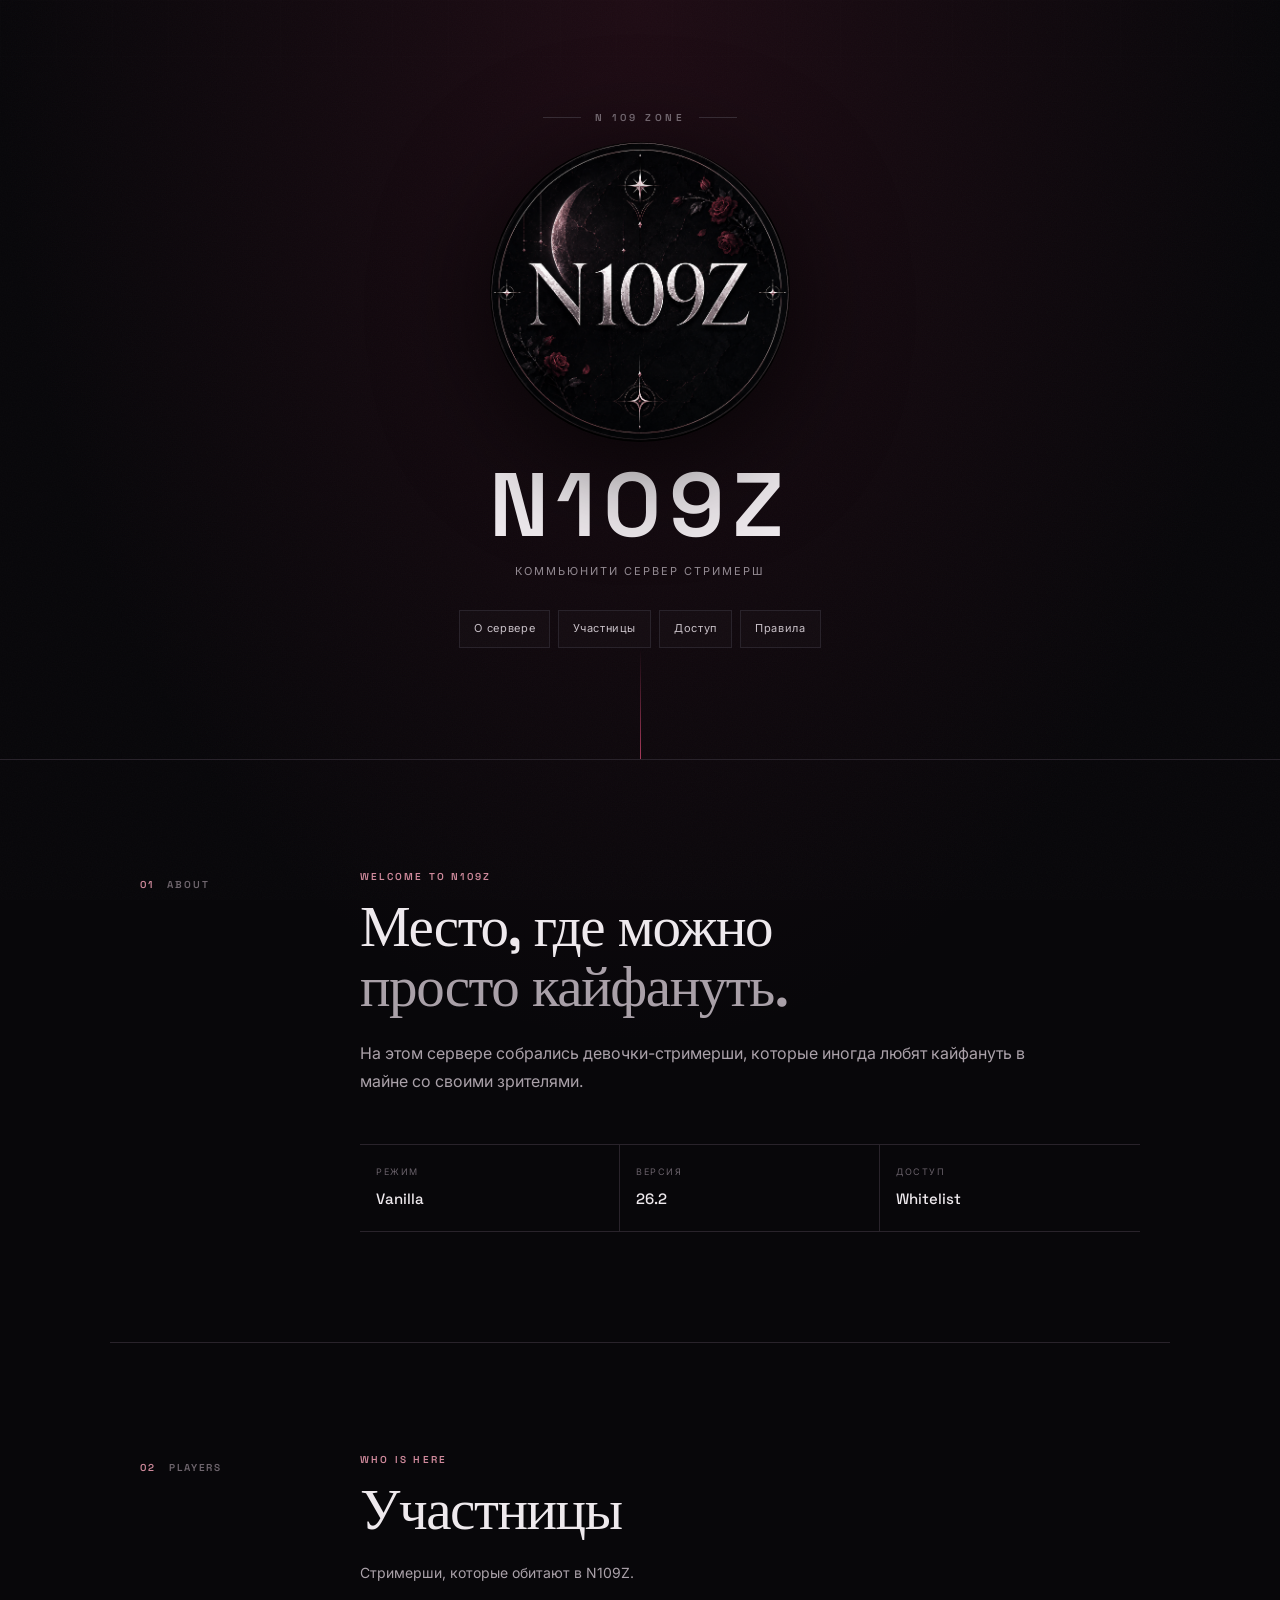
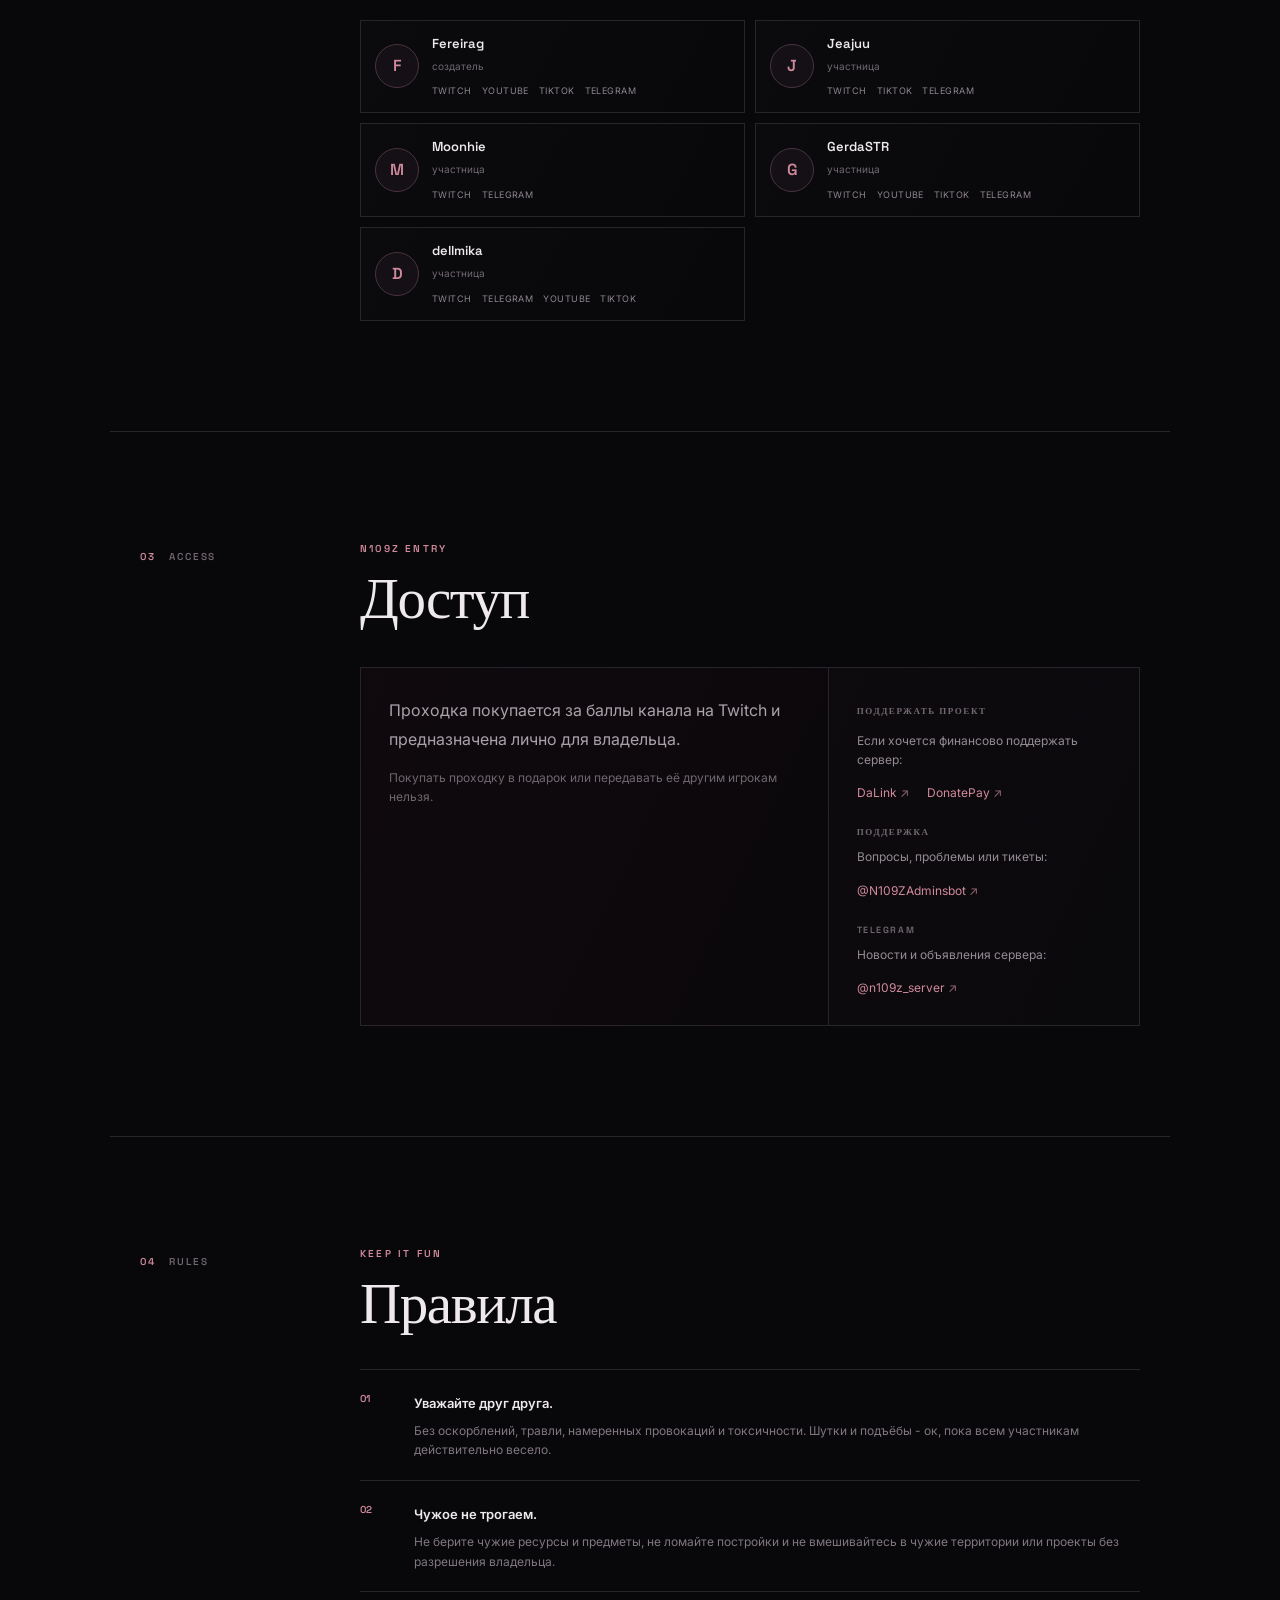
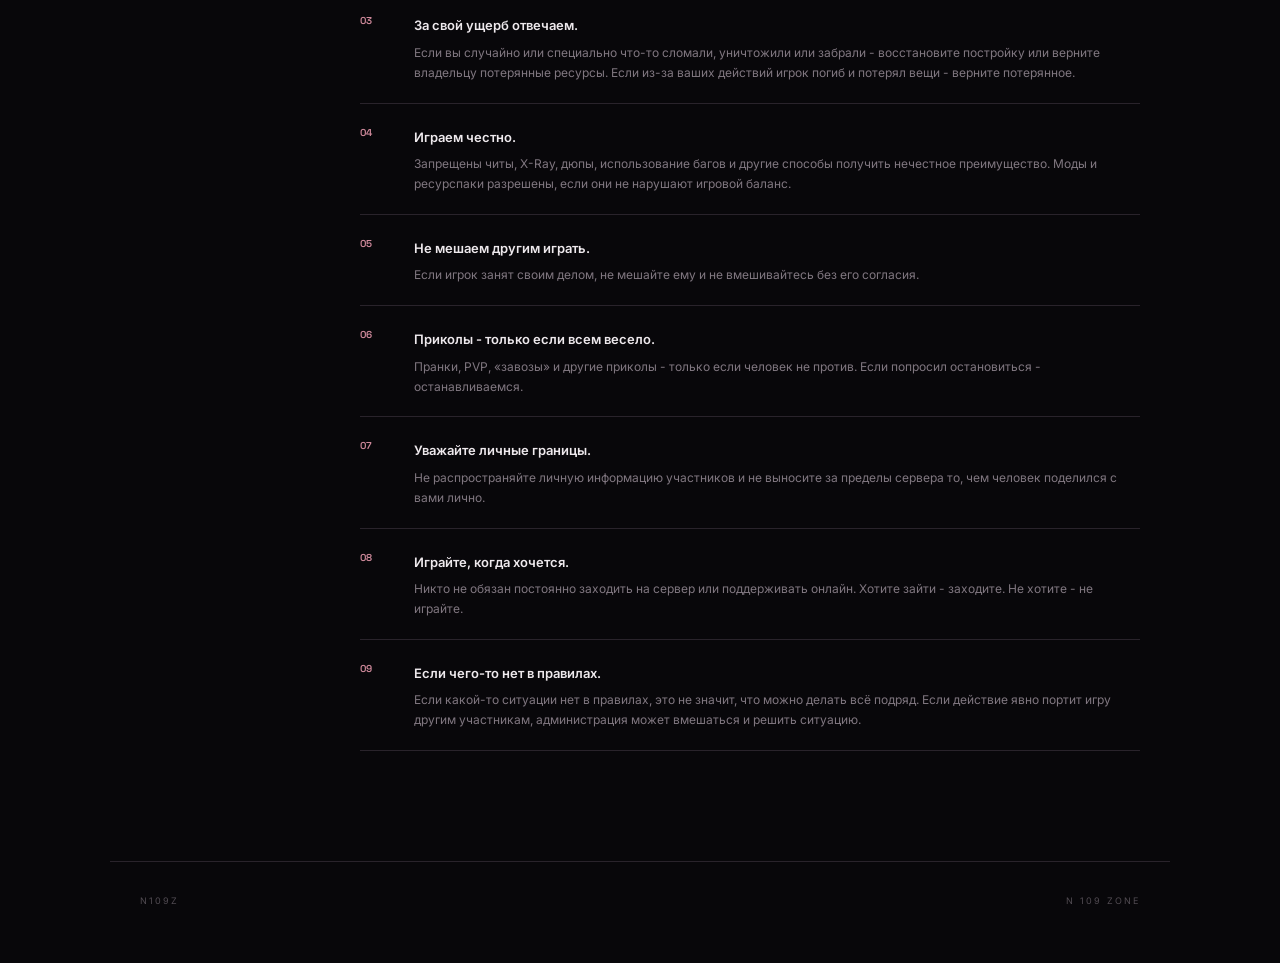
<file: N109Z_index_updated_2.html>
<!doctype html>
<html lang="ru">
<head>
  <meta charset="utf-8">
  <meta name="viewport" content="width=device-width, initial-scale=1">
  <title>N109Z</title>
  <meta name="description" content="N109Z — коммьюнити сервер стримерш.">
  <link rel="stylesheet" href="style.css">
</head>
<body>
  <div class="noise"></div>

  <header class="hero">
    <div class="hero-inner">
      <div class="hero-mark">
        <span class="mark-line"></span>
        <span>N 109 ZONE</span>
        <span class="mark-line"></span>
      </div>
      <img class="logo" src="logo.png" alt="N109Z">
      <h1>N109Z</h1>
      <p class="subtitle">коммьюнити сервер стримерш</p>

      <div class="hero-nav">
        <a href="#about">О сервере</a>
        <a href="#players">Участницы</a>
        <a href="#access">Доступ</a>
        <a href="#rules">Правила</a>
      </div>
    </div>
  </header>

  <main>
    <section id="about" class="section about-section">
      <div class="section-label"><span>01</span> ABOUT</div>
      <div class="section-body">
        <p class="kicker">WELCOME TO N109Z</p>
        <h2>Место, где можно<br><em>просто кайфануть.</em></h2>
        <p class="lead">На этом сервере собрались девочки-стримерши, которые иногда любят кайфануть в майне со своими зрителями.</p>

        <div class="facts">
          <div><small>РЕЖИМ</small><strong>Vanilla</strong></div>
          <div><small>ВЕРСИЯ</small><strong>26.2</strong></div>
          <div><small>ДОСТУП</small><strong>Whitelist</strong></div>
        </div>
      </div>
    </section>

    <section id="players" class="section">
      <div class="section-label"><span>02</span> PLAYERS</div>
      <div class="section-body">
        <p class="kicker">WHO IS HERE</p>
        <h2>Участницы</h2>
        <p class="lead compact">Стримерши, которые обитают в N109Z.</p>

        <div class="players">
          <article class="player">
            <div class="avatar"><span>F</span></div>
            <div class="player-info"><h3>Fereirag</h3><small>создатель</small></div>
            <div class="links">
              <a href="https://www.twitch.tv/fereirag" target="_blank" rel="noopener">Twitch</a>
              <a href="https://www.youtube.com/@FereiraG_" target="_blank" rel="noopener">YouTube</a>
              <a href="https://www.tiktok.com/@fereirag.tv" target="_blank" rel="noopener">TikTok</a>
              <a href="https://t.me/fereirag" target="_blank" rel="noopener">Telegram</a>
            </div>
          </article>

          <article class="player">
            <div class="avatar"><span>J</span></div>
            <div class="player-info"><h3>Jeajuu</h3><small>участница</small></div>
            <div class="links">
              <a href="https://www.twitch.tv/jeajuu" target="_blank" rel="noopener">Twitch</a>
              <a href="https://www.tiktok.com/@_jeajuu_twitch_" target="_blank" rel="noopener">TikTok</a>
              <a href="https://t.me/jeajuu" target="_blank" rel="noopener">Telegram</a>
            </div>
          </article>

          <article class="player">
            <div class="avatar"><span>M</span></div>
            <div class="player-info"><h3>Moonhie</h3><small>участница</small></div>
            <div class="links">
              <a href="https://www.twitch.tv/moonhie" target="_blank" rel="noopener">Twitch</a>
              <a href="https://t.me/MoonhieHome" target="_blank" rel="noopener">Telegram</a>
            </div>
          </article>

          <article class="player">
            <div class="avatar"><span>G</span></div>
            <div class="player-info"><h3>GerdaSTR</h3><small>участница</small></div>
            <div class="links">
              <a href="https://www.twitch.tv/gerdastr" target="_blank" rel="noopener">Twitch</a>
              <a href="https://www.youtube.com/channel/UCzVnWzvQkrIGUyaQmSfVFbQ" target="_blank" rel="noopener">YouTube</a>
              <a href="https://www.tiktok.com/@gerda_stream" target="_blank" rel="noopener">TikTok</a>
              <a href="https://t.me/gerdastr" target="_blank" rel="noopener">Telegram</a>
            </div>
          </article>


          <article class="player">
            <div class="avatar"><span>D</span></div>
            <div class="player-info"><h3>dellmika</h3><small>участница</small></div>
            <div class="links">
              <a href="https://www.twitch.tv/dellmika" target="_blank" rel="noopener">Twitch</a>
              <a href="https://t.me/dellmikaa" target="_blank" rel="noopener">Telegram</a>
              <a href="https://www.youtube.com/@dellmikats" target="_blank" rel="noopener">YouTube</a>
              <a href="https://www.tiktok.com/@dellmika" target="_blank" rel="noopener">TikTok</a>
            </div>
          </article>
        </div>
      </div>
    </section>

    <section id="access" class="section access-section">
      <div class="section-label"><span>03</span> ACCESS</div>
      <div class="section-body">
        <p class="kicker">N109Z ENTRY</p>
        <h2>Доступ</h2>
        <div class="access-grid">
          <div class="access-main">
            <p class="lead">Проходка покупается за баллы канала на Twitch и предназначена лично для владельца.</p>
            <p class="note">Покупать проходку в подарок или передавать её другим игрокам нельзя.</p>
          </div>
          <div class="support">
            <small>ПОДДЕРЖАТЬ ПРОЕКТ</small>
            <p>Если хочется финансово поддержать сервер:</p>
            <div class="support-links">
              <a href="https://dalink.to/fereirag" target="_blank" rel="noopener">DaLink <span>↗</span></a>
              <a href="https://new.donatepay.ru/@Fereirag" target="_blank" rel="noopener">DonatePay <span>↗</span></a>
            </div>
            <small style="display:block;margin-top:24px;">ПОДДЕРЖКА</small>
            <p>Вопросы, проблемы или тикеты:</p>
            <div class="support-links">
              <a href="https://t.me/N109ZAdminsbot" target="_blank" rel="noopener">@N109ZAdminsbot <span>↗</span></a>
            </div>
            <small style="display:block;margin-top:24px;">TELEGRAM</small>
            <p>Новости и объявления сервера:</p>
            <div class="support-links">
              <a href="https://t.me/n109z_server" target="_blank" rel="noopener">@n109z_server <span>↗</span></a>
            </div>
          </div>
        </div>
      </div>
    </section>

    <section id="rules" class="section rules-section">
      <div class="section-label"><span>04</span> RULES</div>
      <div class="section-body">
        <p class="kicker">KEEP IT FUN</p>
        <h2>Правила</h2>
        <div class="rules">
          <div class="rule"><b>01</b><div><strong>Уважайте друг друга.</strong><p>Без оскорблений, травли, намеренных провокаций и токсичности. Шутки и подъёбы - ок, пока всем участникам действительно весело.</p></div></div>
          <div class="rule"><b>02</b><div><strong>Чужое не трогаем.</strong><p>Не берите чужие ресурсы и предметы, не ломайте постройки и не вмешивайтесь в чужие территории или проекты без разрешения владельца.</p></div></div>
          <div class="rule"><b>03</b><div><strong>За свой ущерб отвечаем.</strong><p>Если вы случайно или специально что-то сломали, уничтожили или забрали - восстановите постройку или верните владельцу потерянные ресурсы. Если из-за ваших действий игрок погиб и потерял вещи - верните потерянное.</p></div></div>
          <div class="rule"><b>04</b><div><strong>Играем честно.</strong><p>Запрещены читы, X-Ray, дюпы, использование багов и другие способы получить нечестное преимущество. Моды и ресурспаки разрешены, если они не нарушают игровой баланс.</p></div></div>
          <div class="rule"><b>05</b><div><strong>Не мешаем другим играть.</strong><p>Если игрок занят своим делом, не мешайте ему и не вмешивайтесь без его согласия.</p></div></div>
          <div class="rule"><b>06</b><div><strong>Приколы - только если всем весело.</strong><p>Пранки, PVP, «завозы» и другие приколы - только если человек не против. Если попросил остановиться - останавливаемся.</p></div></div>
          <div class="rule"><b>07</b><div><strong>Уважайте личные границы.</strong><p>Не распространяйте личную информацию участников и не выносите за пределы сервера то, чем человек поделился с вами лично.</p></div></div>
          <div class="rule"><b>08</b><div><strong>Играйте, когда хочется.</strong><p>Никто не обязан постоянно заходить на сервер или поддерживать онлайн. Хотите зайти - заходите. Не хотите - не играйте.</p></div></div>
          <div class="rule"><b>09</b><div><strong>Если чего-то нет в правилах.</strong><p>Если какой-то ситуации нет в правилах, это не значит, что можно делать всё подряд. Если действие явно портит игру другим участникам, администрация может вмешаться и решить ситуацию.</p></div></div>
        </div>
      </div>
    </section>
  </main>

  <footer><span>N109Z</span><span>N 109 ZONE</span></footer>
</body>
</html>
</file>
<file: style.css>
@import url('https://fonts.googleapis.com/css2?family=Inter:wght@400;500;600;700&family=Space+Grotesk:wght@400;500;600;700&display=swap');

:root{
  --bg:#08070a;
  --panel:#0d0b0f;
  --text:#eee9ed;
  --muted:#948b93;
  --dim:#615a62;
  --line:#29232b;
  --line2:#3b3039;
  --accent:#a83b5c;
  --soft:#d08a9c;
}

*{box-sizing:border-box}
html{scroll-behavior:smooth}
body{
  margin:0;color:var(--text);font-family:Inter,system-ui,sans-serif;line-height:1.6;
  background:
    radial-gradient(ellipse 70% 35% at 50% 0%,rgba(121,32,62,.20),transparent 72%),
    var(--bg);
}
body:before{
  content:"";position:fixed;inset:0;pointer-events:none;opacity:.45;
  background-image:linear-gradient(rgba(255,255,255,.018) 1px,transparent 1px),linear-gradient(90deg,rgba(255,255,255,.018) 1px,transparent 1px);
  background-size:56px 56px;
  mask-image:linear-gradient(to bottom,#000,transparent 75%);
}
.noise{position:fixed;inset:0;pointer-events:none;opacity:.025;background-image:url("data:image/svg+xml,%3Csvg xmlns='http://www.w3.org/2000/svg' width='140' height='140'%3E%3Cfilter id='n'%3E%3CfeTurbulence type='fractalNoise' baseFrequency='.8' numOctaves='3'/%3E%3C/filter%3E%3Crect width='100%25' height='100%25' filter='url(%23n)'/%3E%3C/svg%3E")}

.hero{
  min-height:760px;display:flex;justify-content:center;align-items:center;text-align:center;
  padding:80px 24px;position:relative;border-bottom:1px solid var(--line);
}
.hero:after{
  content:"";position:absolute;left:50%;bottom:0;width:1px;height:110px;
  background:linear-gradient(to bottom,transparent,var(--accent));
}
.hero-inner{position:relative;z-index:1;display:flex;flex-direction:column;align-items:center}
.hero-mark{display:flex;align-items:center;gap:14px;color:#81757e;font:600 10px "Space Grotesk";letter-spacing:.35em;margin-bottom:18px}
.mark-line{width:38px;height:1px;background:var(--line2)}
.logo{width:min(300px,62vw);height:min(300px,62vw);object-fit:cover;border-radius:50%;filter:drop-shadow(0 18px 55px rgba(0,0,0,.7))}
h1{margin:20px 0 0;font:600 clamp(54px,9vw,90px)/.95 "Space Grotesk";letter-spacing:.08em}
.subtitle{margin:15px 0 30px;color:var(--muted);font-size:11px;letter-spacing:.18em;text-transform:uppercase}
.hero-nav{display:flex;gap:8px;flex-wrap:wrap;justify-content:center}
.hero-nav a{
  color:#c9c1c8;text-decoration:none;font-size:11px;letter-spacing:.06em;
  border:1px solid var(--line);padding:9px 14px;background:rgba(255,255,255,.018);
  transition:.2s;
}
.hero-nav a:hover{color:var(--text);border-color:#66404d;background:#a83b5c10}

.section{
  max-width:1060px;margin:0 auto;padding:110px 30px;
  display:grid;grid-template-columns:150px 1fr;gap:70px;border-bottom:1px solid var(--line);
}
.section-label{padding-top:8px;color:#6f666e;font:600 10px "Space Grotesk";letter-spacing:.18em}
.section-label span{color:var(--soft);margin-right:9px}
.section-body{min-width:0}
.kicker{margin:0 0 14px!important;color:var(--soft)!important;font:600 10px "Space Grotesk";letter-spacing:.22em;text-transform:uppercase}
h2{margin:0 0 22px;font:500 clamp(35px,5vw,57px)/1.05 "Space Grotesk";letter-spacing:-.025em}
h2 em{font-style:normal;color:#a9a0a8}
.lead{max-width:690px!important;margin:0;color:#aaa1a9!important;font-size:16px!important;line-height:1.8}
.lead.compact{font-size:14px!important;line-height:1.6}
.facts{
  display:grid;grid-template-columns:repeat(3,1fr);margin-top:48px;
  border-top:1px solid var(--line);border-bottom:1px solid var(--line)
}
.facts div{padding:20px 16px;border-right:1px solid var(--line)}
.facts div:last-child{border-right:0}
.facts small{display:block;color:#686069;font-size:9px;letter-spacing:.18em;margin-bottom:6px}
.facts strong{font:500 15px "Space Grotesk"}

.players{display:grid;grid-template-columns:1fr 1fr;gap:10px;margin-top:35px}
.player{
  display:grid;grid-template-columns:44px 1fr;grid-template-rows:auto auto;
  column-gap:13px;align-items:center;padding:14px;
  border:1px solid var(--line);background:linear-gradient(120deg,#ffffff03,transparent);
  transition:.2s
}
.player:hover{border-color:var(--line2);background:#a83b5c08}
.avatar{width:44px;height:44px;grid-row:1/3;border-radius:50%;display:grid;place-items:center;background:#141016;border:1px solid #49343e;color:var(--soft);font:600 16px "Space Grotesk"}
.avatar span{display:flex;width:100%;height:100%;align-items:center;justify-content:center;line-height:1;text-align:center;}
.player-info h3{margin:0;font:600 13px "Space Grotesk"}
.player-info small{color:#716871;font-size:10px}
.links{grid-column:2;display:flex;gap:10px;flex-wrap:wrap;margin-top:7px}
.links a{
  color:#8f858e;text-decoration:none;font-size:9px;letter-spacing:.05em;
  text-transform:uppercase;transition:.15s
}
.links a:hover{color:var(--soft)}

.access-grid{
  margin-top:38px;display:grid;grid-template-columns:1.2fr .8fr;
  border:1px solid var(--line);background:linear-gradient(115deg,#a83b5c0b,transparent)
}
.access-main,.support{padding:28px}
.support{border-left:1px solid var(--line);background:#ffffff02}
.note{margin:14px 0 0;color:#6f676e;font-size:12px;max-width:620px}
.support small{color:#716871;font:600 9px "Space Grotesk";letter-spacing:.17em}
.support p{margin:9px 0 14px;color:var(--muted);font-size:12px}
.support-links{display:flex;gap:18px}
.support-links a{color:var(--soft);text-decoration:none;font-size:12px}
.support-links span{opacity:.7}

.rules{margin-top:35px;border-top:1px solid var(--line)}
.rule{
  display:grid;grid-template-columns:38px 1fr;gap:16px;padding:20px 0;
  border-bottom:1px solid var(--line)
}
.rule>b{color:var(--soft);font:600 10px "Space Grotesk";padding-top:2px}
.rule strong{font-size:13px;font-weight:600}
.rule p{margin:5px 0 0;color:#807780;font-size:12px;line-height:1.65;max-width:760px}

footer{
  max-width:1060px;margin:0 auto;padding:32px 30px 55px;
  display:flex;justify-content:space-between;color:#514b52;font-size:9px;letter-spacing:.22em
}

@media(max-width:780px){
  .hero{min-height:680px;padding:60px 18px}
  .logo{width:min(260px,70vw);height:min(260px,70vw)}
  .hero-nav a{padding:8px 11px}
  .section{grid-template-columns:1fr;gap:22px;padding:75px 20px}
  .section-label{padding:0}
  .facts{grid-template-columns:1fr;margin-top:35px}
  .facts div{border-right:0;border-bottom:1px solid var(--line)}
  .facts div:last-child{border-bottom:0}
  .players{grid-template-columns:1fr}
  .access-grid{grid-template-columns:1fr}
  .support{border-left:0;border-top:1px solid var(--line)}
  footer{padding-left:20px;padding-right:20px}
}
</file>
